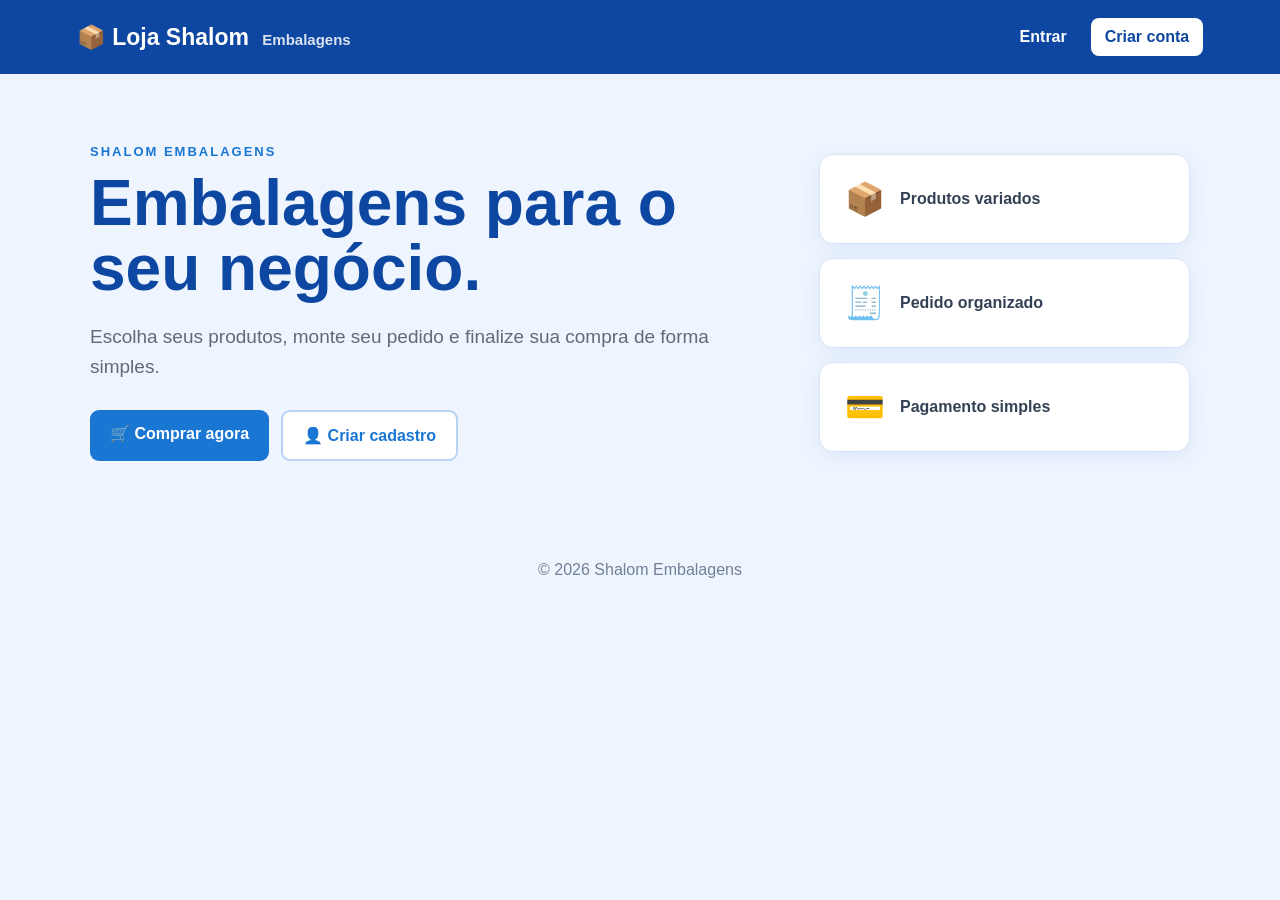
<file: index.html>
<!DOCTYPE html>
<html lang="pt-BR">
<head>
    <meta charset="UTF-8">
    <meta name="viewport" content="width=device-width, initial-scale=1.0">
    <title>Loja Shalom Embalagens</title>
    <link rel="stylesheet" href="index.css">
</head>
<body>
<header class="topo">
    <div class="marca">📦 Loja Shalom <span>Embalagens</span></div>
    <nav>
        <a href="login.html">Entrar</a>
        <a href="cadastro.html" class="btn-nav">Criar conta</a>
    </nav>
</header>

<main class="hero">
    <section>
        <p class="etiqueta">SHALOM EMBALAGENS</p>
        <h1>Embalagens para o seu negócio.</h1>
        <p class="texto">Escolha seus produtos, monte seu pedido e finalize sua compra de forma simples.</p>
        <div class="acoes">
            <a href="login.html" class="btn">🛒 Comprar agora</a>
            <a href="cadastro.html" class="btn secundario">👤 Criar cadastro</a>
        </div>
    </section>

    <section class="destaques">
        <article><strong>📦</strong><span>Produtos variados</span></article>
        <article><strong>🧾</strong><span>Pedido organizado</span></article>
        <article><strong>💳</strong><span>Pagamento simples</span></article>
    </section>
</main>

<footer>© 2026 Shalom Embalagens</footer>
</body>
</html>
</file>
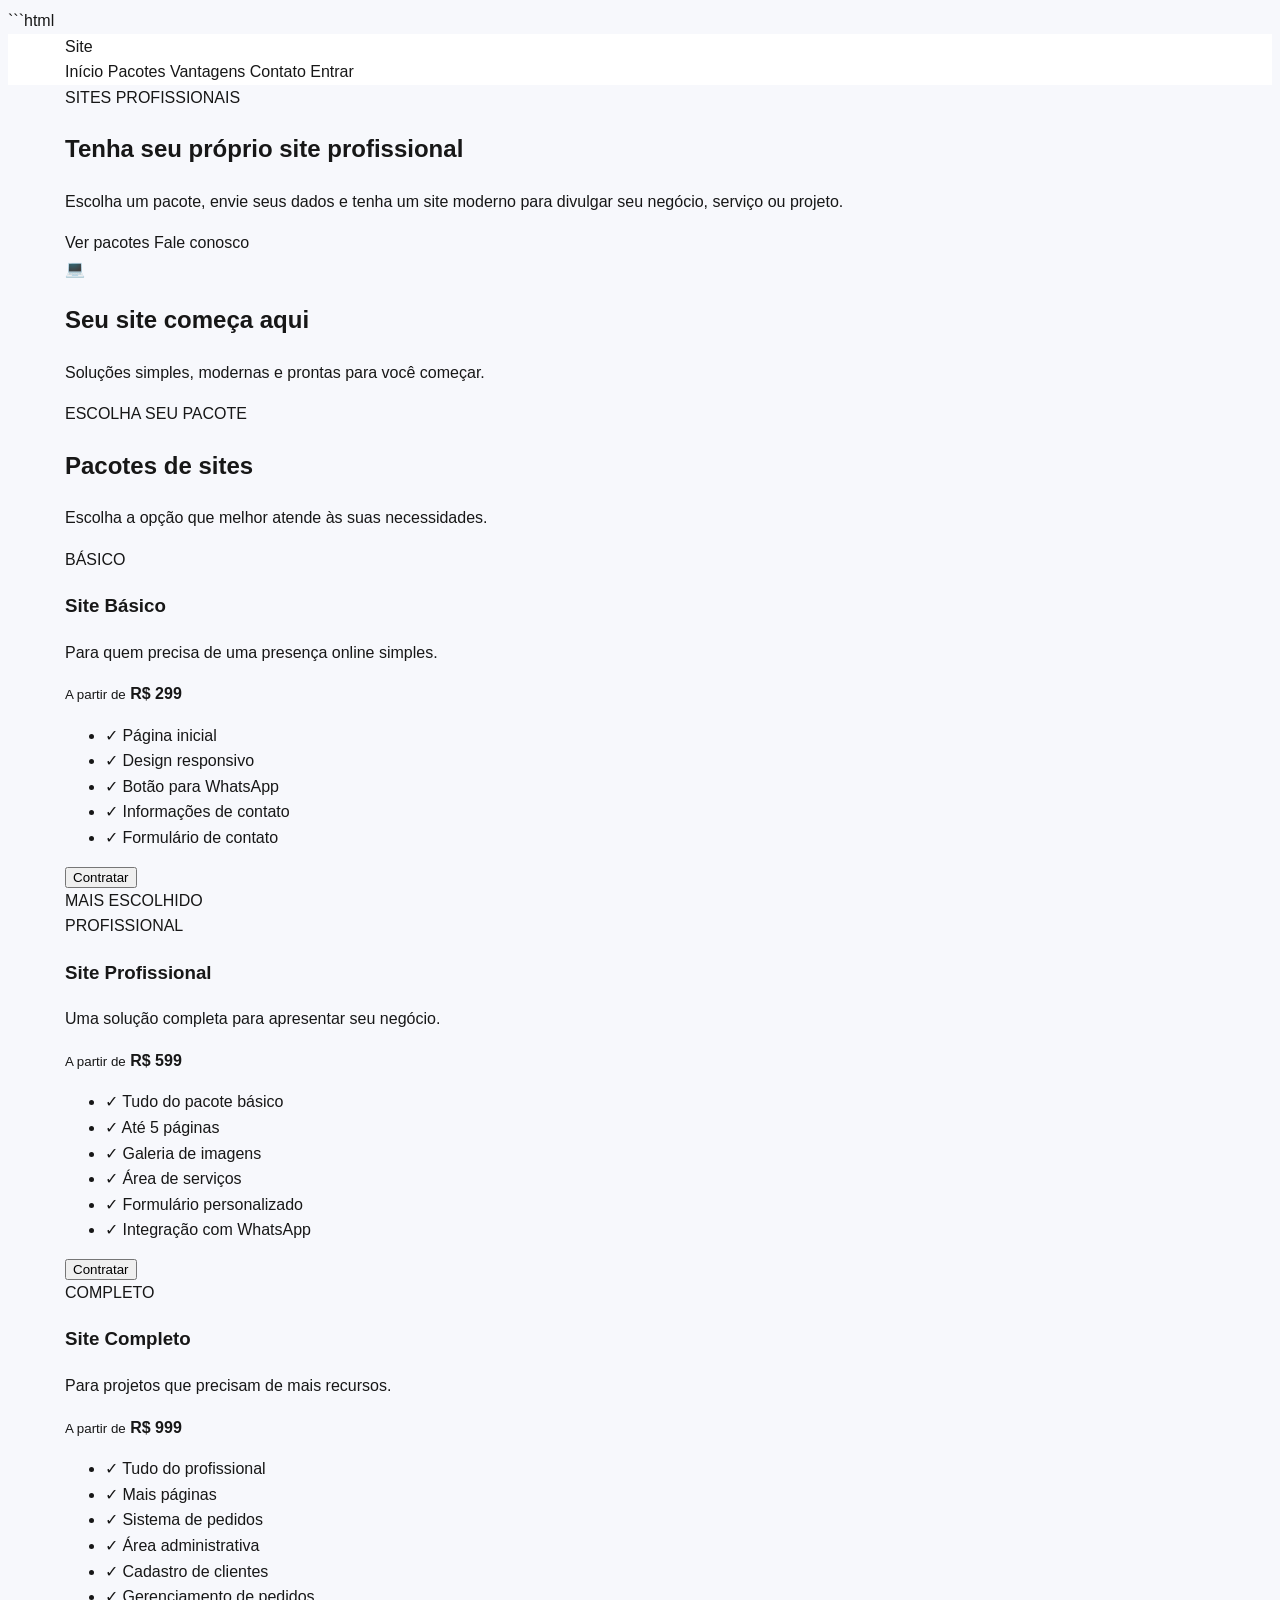
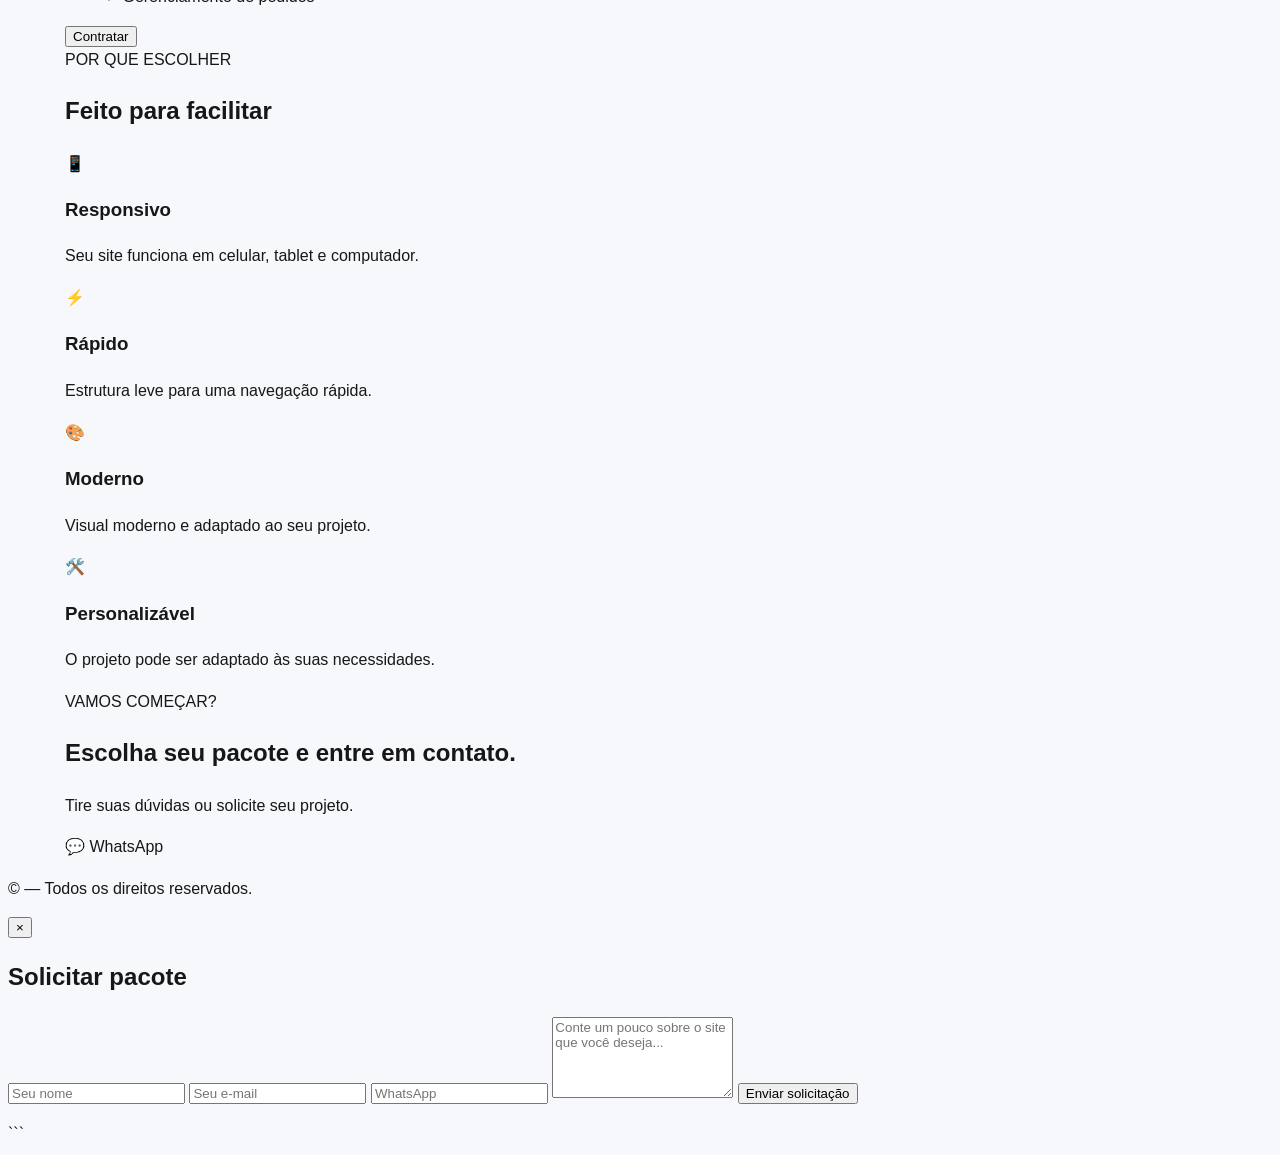
<file: pacote sites/index.html>
```html
<!DOCTYPE html>
<html lang="pt-BR">
<head>
    <meta charset="UTF-8">
    <meta name="viewport" content="width=device-width, initial-scale=1.0">

    <title>Pacotes de Sites</title>

    <link rel="stylesheet" href="style.css">
</head>

<body>

<header class="cabecalho">

    <div class="container nav">

        <div class="marca">
            <span>Site</span>
        </div>

        <nav>
            <a href="#inicio">Início</a>
            <a href="#pacotes">Pacotes</a>
            <a href="#vantagens">Vantagens</a>
            <a href="#contato">Contato</a>
            <a href="login.html" class="btn-login">Entrar</a>
        </nav>

    </div>

</header>


<main>

<section id="inicio" class="hero">

    <div class="container hero-conteudo">

        <div class="hero-texto">

            <span class="tag">SITES PROFISSIONAIS</span>

            <h1>
                Tenha seu próprio
                <strong>site profissional</strong>
            </h1>

            <p>
                Escolha um pacote, envie seus dados e tenha um site
                moderno para divulgar seu negócio, serviço ou projeto.
            </p>

            <div class="hero-botoes">

                <a href="#pacotes" class="btn-principal">
                    Ver pacotes
                </a>

                <a href="#contato" class="btn-secundario">
                    Fale conosco
                </a>

            </div>

        </div>


        <div class="hero-card">

            <div class="icone-grande">💻</div>

            <h2>Seu site começa aqui</h2>

            <p>
                Soluções simples, modernas e prontas para você começar.
            </p>

        </div>

    </div>

</section>


<section id="pacotes" class="secao">

    <div class="container">

        <div class="titulo-secao">

            <span>ESCOLHA SEU PACOTE</span>

            <h2>Pacotes de sites</h2>

            <p>
                Escolha a opção que melhor atende às suas necessidades.
            </p>

        </div>


        <div class="pacotes">


            <article class="pacote">

                <div class="pacote-topo">

                    <span class="pacote-tipo">BÁSICO</span>

                    <h3>Site Básico</h3>

                    <p>
                        Para quem precisa de uma presença online simples.
                    </p>

                </div>

                <div class="preco">

                    <small>A partir de</small>

                    <strong>R$ 299</strong>

                </div>

                <ul>

                    <li>✓ Página inicial</li>
                    <li>✓ Design responsivo</li>
                    <li>✓ Botão para WhatsApp</li>
                    <li>✓ Informações de contato</li>
                    <li>✓ Formulário de contato</li>

                </ul>

                <button
                    class="btn-contratar"
                    data-pacote="Site Básico"
                    data-preco="299"
                >
                    Contratar
                </button>

            </article>


            <article class="pacote destaque">

                <div class="selo">
                    MAIS ESCOLHIDO
                </div>

                <div class="pacote-topo">

                    <span class="pacote-tipo">PROFISSIONAL</span>

                    <h3>Site Profissional</h3>

                    <p>
                        Uma solução completa para apresentar seu negócio.
                    </p>

                </div>

                <div class="preco">

                    <small>A partir de</small>

                    <strong>R$ 599</strong>

                </div>

                <ul>

                    <li>✓ Tudo do pacote básico</li>
                    <li>✓ Até 5 páginas</li>
                    <li>✓ Galeria de imagens</li>
                    <li>✓ Área de serviços</li>
                    <li>✓ Formulário personalizado</li>
                    <li>✓ Integração com WhatsApp</li>

                </ul>

                <button
                    class="btn-contratar"
                    data-pacote="Site Profissional"
                    data-preco="599"
                >
                    Contratar
                </button>

            </article>


            <article class="pacote">

                <div class="pacote-topo">

                    <span class="pacote-tipo">COMPLETO</span>

                    <h3>Site Completo</h3>

                    <p>
                        Para projetos que precisam de mais recursos.
                    </p>

                </div>

                <div class="preco">

                    <small>A partir de</small>

                    <strong>R$ 999</strong>

                </div>

                <ul>

                    <li>✓ Tudo do profissional</li>
                    <li>✓ Mais páginas</li>
                    <li>✓ Sistema de pedidos</li>
                    <li>✓ Área administrativa</li>
                    <li>✓ Cadastro de clientes</li>
                    <li>✓ Gerenciamento de pedidos</li>

                </ul>

                <button
                    class="btn-contratar"
                    data-pacote="Site Completo"
                    data-preco="999"
                >
                    Contratar
                </button>

            </article>

        </div>

    </div>

</section>


<section id="vantagens" class="secao vantagens">

    <div class="container">

        <div class="titulo-secao">

            <span>POR QUE ESCOLHER</span>

            <h2>Feito para facilitar</h2>

        </div>


        <div class="vantagens-grid">

            <div class="vantagem">

                <div>📱</div>

                <h3>Responsivo</h3>

                <p>
                    Seu site funciona em celular, tablet e computador.
                </p>

            </div>


            <div class="vantagem">

                <div>⚡</div>

                <h3>Rápido</h3>

                <p>
                    Estrutura leve para uma navegação rápida.
                </p>

            </div>


            <div class="vantagem">

                <div>🎨</div>

                <h3>Moderno</h3>

                <p>
                    Visual moderno e adaptado ao seu projeto.
                </p>

            </div>


            <div class="vantagem">

                <div>🛠️</div>

                <h3>Personalizável</h3>

                <p>
                    O projeto pode ser adaptado às suas necessidades.
                </p>

            </div>

        </div>

    </div>

</section>


<section id="contato" class="contato">

    <div class="container contato-conteudo">

        <div>

            <span>VAMOS COMEÇAR?</span>

            <h2>
                Escolha seu pacote e entre em contato.
            </h2>

            <p>
                Tire suas dúvidas ou solicite seu projeto.
            </p>

        </div>

        <a
            href="https://wa.me/5500000000000"
            target="_blank"
            class="btn-whatsapp"
        >
            💬 WhatsApp
        </a>

    </div>

</section>

</main>


<footer>

    <p>
        © <span id="ano"></span> — Todos os direitos reservados.
    </p>

</footer>


<div id="modalPedido" class="modal">

    <div class="modal-caixa">

        <button id="fecharModal" class="fechar">
            ×
        </button>

        <h2>Solicitar pacote</h2>

        <p id="pacoteSelecionado"></p>


        <form id="formPedido">

            <input
                type="text"
                id="nome"
                placeholder="Seu nome"
                required
            >

            <input
                type="email"
                id="email"
                placeholder="Seu e-mail"
                required
            >

            <input
                type="tel"
                id="telefone"
                placeholder="WhatsApp"
                required
            >

            <textarea
                id="mensagem"
                placeholder="Conte um pouco sobre o site que você deseja..."
                rows="5"
            ></textarea>

            <button type="submit" class="btn-principal">
                Enviar solicitação
            </button>

        </form>

    </div>

</div>


<script src="script.js"></script>

</body>
</html>
```
</file>
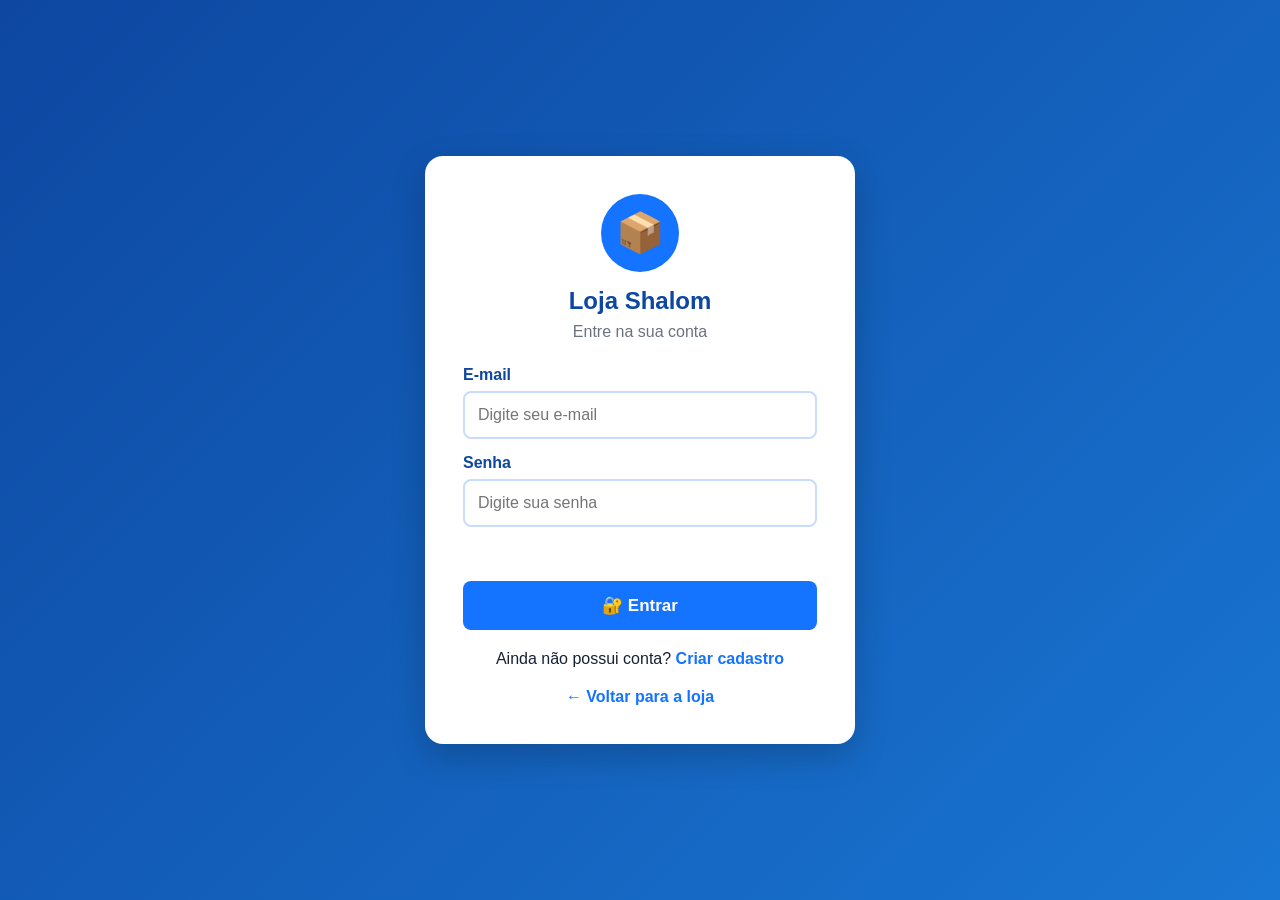
<file: admin.html>
<!DOCTYPE html>
<html lang="pt-BR">

<head>
    <meta charset="UTF-8">

    <meta
        name="viewport"
        content="width=device-width, initial-scale=1.0"
    >

    <title>Painel Administrativo - Loja Shalom</title>

    <link
        rel="stylesheet"
        href="admin.css"
    >
</head>


<body>

    <!-- ==========================================
         CABEÇALHO
    =========================================== -->

    <header class="cabecalho">

        <div class="logo-area">

            <h1>
                📦 Loja Shalom
            </h1>

            <p>
                Painel Administrativo
            </p>

        </div>


        <!-- RELÓGIO -->

        <div class="relogio-loja">

            <div
                id="relogioBrasil"
                class="hora-loja"
            >
                00:00:00
            </div>

            <div
                id="dataBrasil"
                class="data-loja"
            >
                Carregando...
            </div>

        </div>


        <!-- BOTÃO SAIR -->

        <div class="usuario-area">

            <span>
                👨‍💼 Administrador
            </span>

            <button
                id="btnSair"
                class="btn-sair"
                type="button"
            >
                🚪 Sair
            </button>

        </div>

    </header>



    <!-- ==========================================
         CONTEÚDO PRINCIPAL
    =========================================== -->

    <main class="container">


        <!-- ======================================
             RESUMO
        ======================================= -->

        <section class="resumo">

            <div class="resumo-card">

                <span>💰</span>

                <div>

                    <small>
                        Saldo
                    </small>

                    <strong id="saldo">
                        R$ 0,00
                    </strong>

                </div>

            </div>


            <div class="resumo-card">

                <span>📦</span>

                <div>

                    <small>
                        Produtos
                    </small>

                    <strong id="totalProdutos">
                        0
                    </strong>

                </div>

            </div>


            <div class="resumo-card">

                <span>👥</span>

                <div>

                    <small>
                        Clientes
                    </small>

                    <strong id="totalClientes">
                        0
                    </strong>

                </div>

            </div>


            <div class="resumo-card">

                <span>💳</span>

                <div>

                    <small>
                        Depósitos
                    </small>

                    <strong id="totalDepositos">
                        0
                    </strong>

                </div>

            </div>

        </section>



        <!-- ======================================
             DEPÓSITO
        ======================================= -->

        <section class="card">

            <h2>
                💰 Registrar depósito
            </h2>


            <form id="depositoForm">

                <label for="valorDeposito">
                    Valor do depósito
                </label>

                <input
                    type="number"
                    id="valorDeposito"
                    min="0.01"
                    step="0.01"
                    placeholder="Ex.: 500,00"
                    required
                >


                <label for="descricaoDeposito">
                    Descrição
                </label>

                <input
                    type="text"
                    id="descricaoDeposito"
                    placeholder="Ex.: Depósito inicial"
                >


                <button
                    class="btn-principal"
                    type="submit"
                >
                    + Registrar depósito
                </button>

            </form>


            <p
                id="mensagemDeposito"
                class="mensagem"
                aria-live="polite"
            ></p>

        </section>



        <!-- ======================================
             HISTÓRICO DE DEPÓSITOS
        ======================================= -->

        <section class="card">

            <h2>
                📋 Histórico de depósitos
            </h2>


            <div id="listaDepositos">

                <p class="vazio">
                    Nenhum depósito registrado.
                </p>

            </div>

        </section>



        <!-- ======================================
             PRODUTOS
        ======================================= -->

        <section class="card">

            <div class="titulo-linha">

                <h2>
                    📦 Gerenciar produtos
                </h2>


                <button
                    id="btnNovoProduto"
                    class="btn-principal"
                    type="button"
                >
                    + Novo produto
                </button>

            </div>



            <!-- FORMULÁRIO DE PRODUTO -->

            <form
                id="formularioProduto"
                class="form-produto oculto"
            >

                <input
                    type="hidden"
                    id="produtoId"
                >


                <label for="nomeProduto">
                    Nome do produto
                </label>

                <input
                    type="text"
                    id="nomeProduto"
                    placeholder="Ex.: Copo descartável"
                    required
                >


                <label for="precoProduto">
                    Preço
                </label>

                <input
                    type="number"
                    id="precoProduto"
                    min="0"
                    step="0.01"
                    placeholder="Ex.: 10,90"
                    required
                >


                <label for="estoqueProduto">
                    Estoque
                </label>

                <input
                    type="number"
                    id="estoqueProduto"
                    min="0"
                    step="1"
                    placeholder="Ex.: 100"
                    required
                >


                <!-- UMA ÚNICA OBSERVAÇÃO -->

                <label for="observacaoProduto">
                    Observação do produto
                </label>

                <textarea
                    id="observacaoProduto"
                    rows="3"
                    placeholder="Ex.: Pacote com 100 unidades, tamanho, material, cor..."
                ></textarea>


                <label for="imagemProduto">
                    Imagem
                </label>

                <input
                    type="text"
                    id="imagemProduto"
                    placeholder="Ex.: copos.png.webp"
                >


                <div class="botoes">

                    <button
                        class="btn-principal"
                        type="submit"
                    >
                        💾 Salvar produto
                    </button>


                    <button
                        id="btnCancelarProduto"
                        class="btn-cancelar"
                        type="button"
                    >
                        Cancelar
                    </button>

                </div>

            </form>



            <!-- LISTA DE PRODUTOS -->

            <div id="listaProdutos">

                <p class="vazio">
                    Nenhum produto cadastrado.
                </p>

            </div>

        </section>



        <!-- ======================================
             PEDIDOS DOS CLIENTES
        ======================================= -->

        <section class="card">

            <div class="titulo-linha">

                <h2>
                    🧾 Pedidos dos clientes
                </h2>

            </div>


            <div id="listaPedidos">

                <p class="vazio">
                    Nenhum pedido registrado.
                </p>

            </div>

        </section>



        <!-- ======================================
             CLIENTES
        ======================================= -->

        <section class="card">

            <h2>
                👥 Clientes cadastrados
            </h2>


            <div id="listaClientes">

                <p class="vazio">
                    Nenhum cliente cadastrado.
                </p>

            </div>

        </section>


    </main>



    <script src="admin.js"></script>
    <script src="relogio.js"></script>
</body>
</html>
</file>
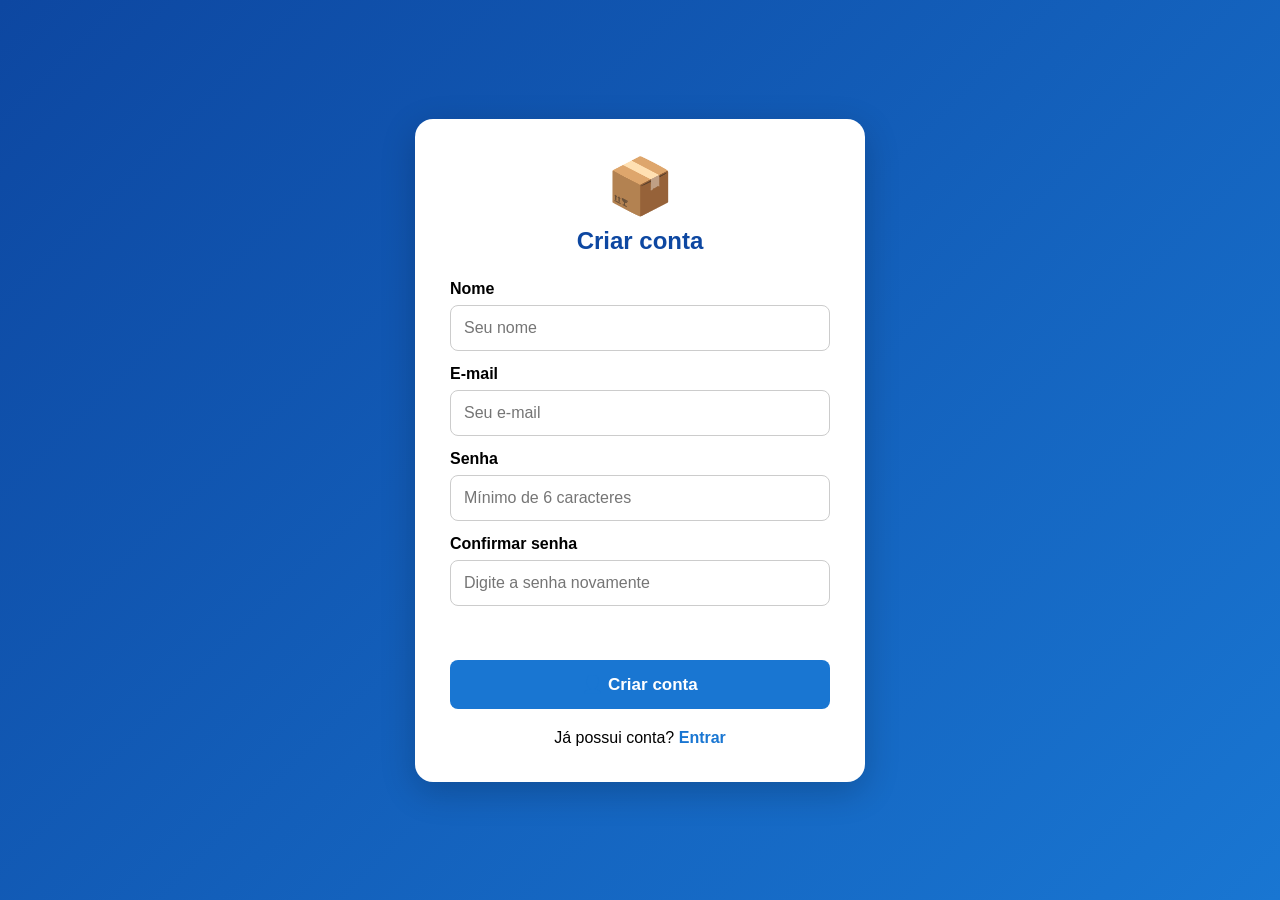
<file: cadastro.html>
<!DOCTYPE html>
<html lang="pt-BR">

<head>

    <meta charset="UTF-8">

    <meta
        name="viewport"
        content="width=device-width, initial-scale=1.0"
    >

    <title>Cadastro - Loja Shalom</title>

    <link
        rel="stylesheet"
        href="cadastro.css"
    >

</head>


<body>


    <!-- ==========================================
         CADASTRO
    =========================================== -->

    <main class="cadastro-container">

        <section class="cadastro-card">


            <!-- LOGO -->

            <div class="logo">
                📦
            </div>


            <!-- TÍTULO -->

            <h1>
                Criar conta
            </h1>


            <!-- FORMULÁRIO -->

            <form id="cadastroForm">


                <!-- NOME -->

                <label for="nome">
                    Nome
                </label>

                <input
                    type="text"
                    id="nome"
                    placeholder="Seu nome"
                    autocomplete="name"
                    required
                >


                <!-- E-MAIL -->

                <label for="email">
                    E-mail
                </label>

                <input
                    type="email"
                    id="email"
                    placeholder="Seu e-mail"
                    autocomplete="email"
                    required
                >


                <!-- SENHA -->

                <label for="senha">
                    Senha
                </label>

                <input
                    type="password"
                    id="senha"
                    placeholder="Mínimo de 6 caracteres"
                    minlength="6"
                    autocomplete="new-password"
                    required
                >


                <!-- CONFIRMAR SENHA -->

                <label for="confirmarSenha">
                    Confirmar senha
                </label>

                <input
                    type="password"
                    id="confirmarSenha"
                    placeholder="Digite a senha novamente"
                    minlength="6"
                    autocomplete="new-password"
                    required
                >


                <!-- MENSAGEM -->

                <div
                    id="mensagem"
                    aria-live="polite"
                ></div>


                <!-- BOTÃO -->

                <button
                    type="submit"
                >
                    👤 Criar conta
                </button>


            </form>


            <!-- LOGIN -->

            <p class="login-link">

                Já possui conta?

                <a href="login.html">
                    Entrar
                </a>

            </p>


        </section>

    </main>


    <!-- ==========================================
         JAVASCRIPT
    =========================================== -->

    <script src="cadastro.js"></script>

    <script src="relogio.js"></script>


</body>

</html>
</file>
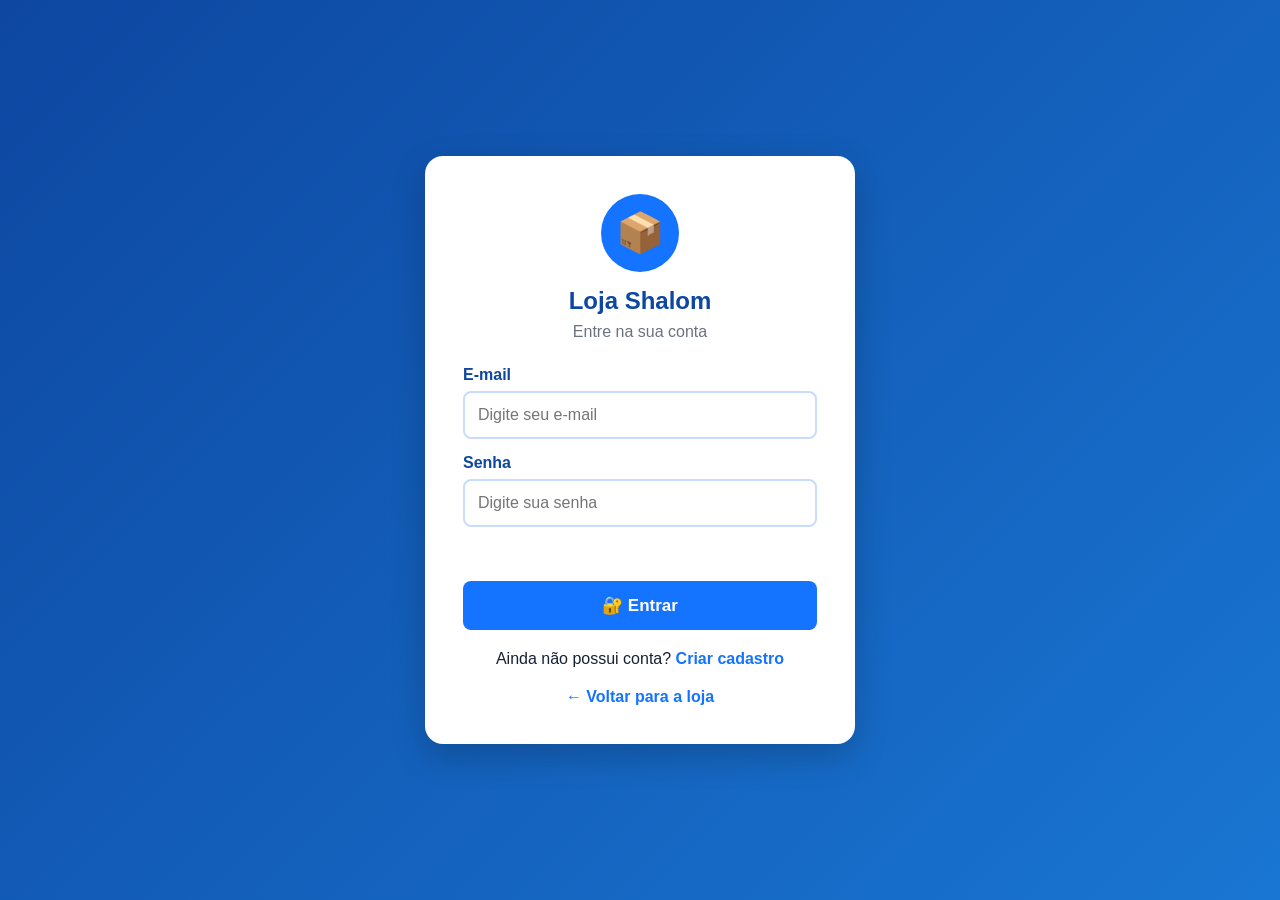
<file: comprar.html>
<!DOCTYPE html>
<html lang="pt-BR">

<head>

    <meta charset="UTF-8">

    <meta
        name="viewport"
        content="width=device-width, initial-scale=1.0"
    >

    <title>Comprar - Loja Shalom</title>


    <!-- ==========================================
         CSS DA LOJA
    =========================================== -->

    <link
        rel="stylesheet"
        href="comprar.css"
    >


    <!-- ==========================================
         CSS DO CHATBOT
    =========================================== -->


</head>


<body>


    <!-- ==========================================
         CABEÇALHO
    =========================================== -->

    <header class="cabecalho">


        <!-- ======================================
             LOGO
        ======================================= -->

        <div class="logo-area">

            <h1>
                📦 Loja Shalom
            </h1>

            <strong>
                Embalagens
            </strong>

        </div>


        <!-- ======================================
             RELÓGIO
        ======================================= -->

        <div class="relogio-loja">

            <div
                id="relogioBrasil"
                class="hora-loja"
            >
                00:00:00
            </div>

            <div
                id="dataBrasil"
                class="data-loja"
            >
                Carregando...
            </div>

        </div>


        <!-- ======================================
             CLIENTE
        ======================================= -->

        <div class="usuario-area">

            <span id="nomeCliente">
                Cliente
            </span>

            <button
                id="btnSair"
                type="button"
            >
                Sair
            </button>

        </div>

    </header>



    <!-- ==========================================
         CONTEÚDO PRINCIPAL
    =========================================== -->

    <main>


        <!-- ======================================
             TÍTULO
        ======================================= -->

        <section class="titulo">

            <h1>
                🛒 Escolha seus produtos
            </h1>

            <p>
                Selecione os produtos e informe a quantidade.
            </p>

        </section>



        <!-- ======================================
             LISTA DE PRODUTOS
        ======================================= -->

        <section
            id="listaProdutos"
            class="produtos"
        >

            <!--
                Os produtos serão carregados
                automaticamente pelo comprar.js
            -->

        </section>



        <!-- ======================================
             RESUMO DA COMPRA
        ======================================= -->

        <section class="resumo">


            <h2>
                🧾 Resumo da compra
            </h2>


            <!-- ==================================
                 LISTA DOS PRODUTOS SELECIONADOS
            =================================== -->

            <div id="listaResumo">

                <div class="nenhum">
                    Nenhum produto selecionado.
                </div>

            </div>



            <!-- ==================================
                 TOTAL
            =================================== -->

            <div class="total">

                <span>
                    Total:
                </span>

                <strong id="total">
                    R$ 0,00
                </strong>

            </div>



            <!-- ==================================
                 CONTINUAR
            =================================== -->

            <button
                id="btnContinuar"
                class="botao"
                type="button"
                disabled
            >
                Continuar para pagamento →
            </button>


        </section>


    </main>



    <!-- ==========================================
         CHATBOT - LOJA SHALOM
    =========================================== -->


    <script src="comprar.js"></script>
    <script src="chatbot.js"></script>
    <script src="relogio.js"></script>

</body>
</html>
</file>
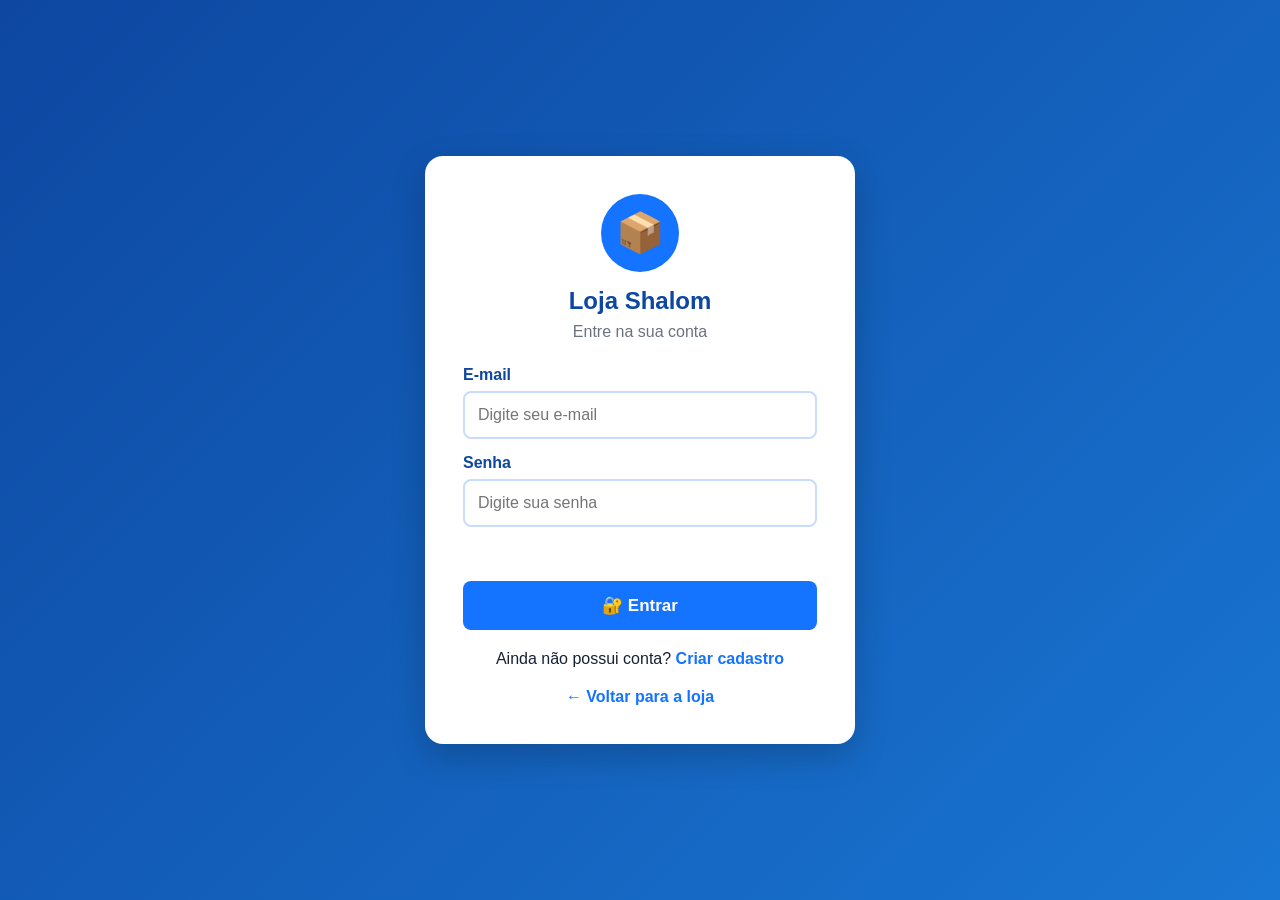
<file: estoque.html>
<!DOCTYPE html>
<html lang="pt-BR">
<head><meta charset="UTF-8"><meta name="viewport" content="width=device-width,initial-scale=1.0"><title>Site</title></head>
<body>
<script>window.location.href="admin.html";</script>
<p>Redirecionando...</p>
</body>
</html>
</file>
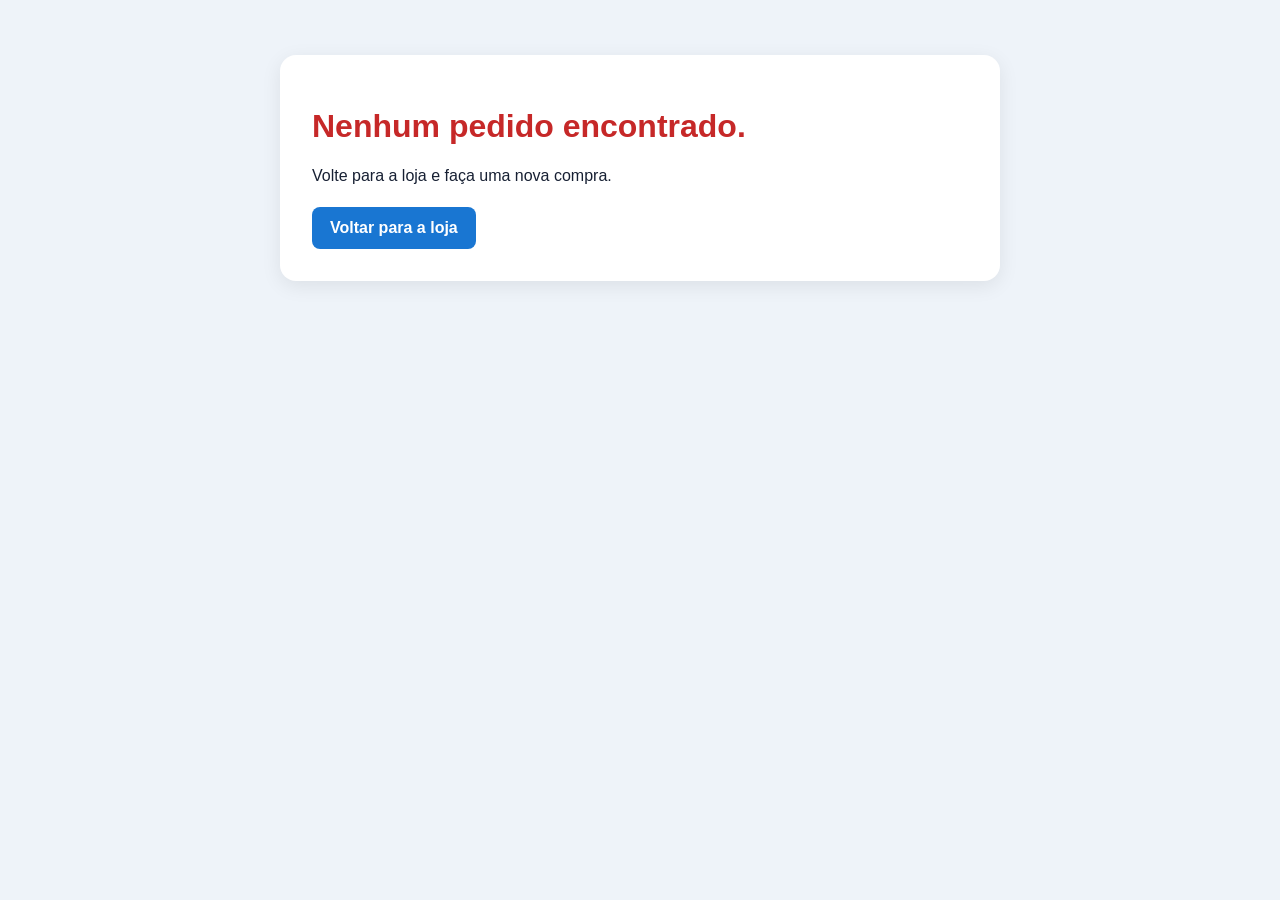
<file: finalizacao.html>
<!DOCTYPE html>
<html lang="pt-BR">
<head>
    <meta charset="UTF-8">
    <meta name="viewport" content="width=device-width, initial-scale=1.0">
    <title>Pedido confirmado - Loja Shalom</title>
    <style>
        *{box-sizing:border-box}body{margin:0;min-height:100vh;padding:25px;font-family:Arial,sans-serif;background:#eef3f9;color:#172033}
        .card{max-width:720px;margin:30px auto;background:#fff;padding:32px;border-radius:16px;box-shadow:0 5px 20px rgba(0,0,0,.08)}
        h1{color:#16813d}h2{color:#0d47a1}.item{padding:10px 0;border-bottom:1px solid #eee;display:flex;justify-content:space-between;gap:10px}
        .total{margin-top:20px;font-size:22px;font-weight:700}.acoes{display:flex;gap:10px;flex-wrap:wrap;margin-top:22px}
        a{display:inline-block;padding:12px 18px;border-radius:8px;background:#1976d2;color:#fff;text-decoration:none;font-weight:700}
        a.sec{background:#eef3f9;color:#1976d2}
        .erro{color:#c62828}
    </style>
</head>
<body>
<main class="card" id="resultado"></main>
<script>
document.addEventListener("DOMContentLoaded", () => {
    const area = document.getElementById("resultado");
    let pedido = null;
    try { pedido = JSON.parse(localStorage.getItem("pedidoTemporario") || "null"); } catch {}

    if (!pedido) {
        area.innerHTML = '<h1 class="erro">Nenhum pedido encontrado.</h1><p>Volte para a loja e faça uma nova compra.</p><div class="acoes"><a href="comprar.html">Voltar para a loja</a></div>';
        return;
    }

    const dinheiro = v => Number(v||0).toLocaleString("pt-BR",{style:"currency",currency:"BRL"});
    const itens = Array.isArray(pedido.produtos) ? pedido.produtos.map(item => `
        <div class="item"><span>${escapeHTML(item.nome)} x${Number(item.quantidade)||0}</span><strong>${dinheiro((Number(item.preco)||0)*(Number(item.quantidade)||0))}</strong></div>
    `).join("") : "";

    area.innerHTML = `
        <h1>✅ Pedido realizado!</h1>
        <p>Seu pedido foi registrado com sucesso.</p>
        <p><strong>Cliente:</strong> ${escapeHTML(pedido.nome)}</p>
        <p><strong>Pagamento:</strong> ${escapeHTML(pedido.pagamento)}</p>
        <p><strong>Endereço:</strong> ${escapeHTML(pedido.endereco)}, ${escapeHTML(pedido.numero)} - ${escapeHTML(pedido.cidade)}</p>
        <h2>Itens</h2>
        ${itens || "<p>Nenhum item.</p>"}
        <div class="total">Total: ${dinheiro(pedido.total)}</div>
        <div class="acoes">
            <a href="comprar.html">Continuar comprando</a>
            <a href="index.html" class="sec">Página inicial</a>
        </div>
    `;

    function escapeHTML(v) {
        return String(v ?? "").replace(/&/g,"&amp;").replace(/</g,"&lt;").replace(/>/g,"&gt;").replace(/"/g,"&quot;").replace(/'/g,"&#039;");
    }
});
</script>
</body>
</html>
</file>
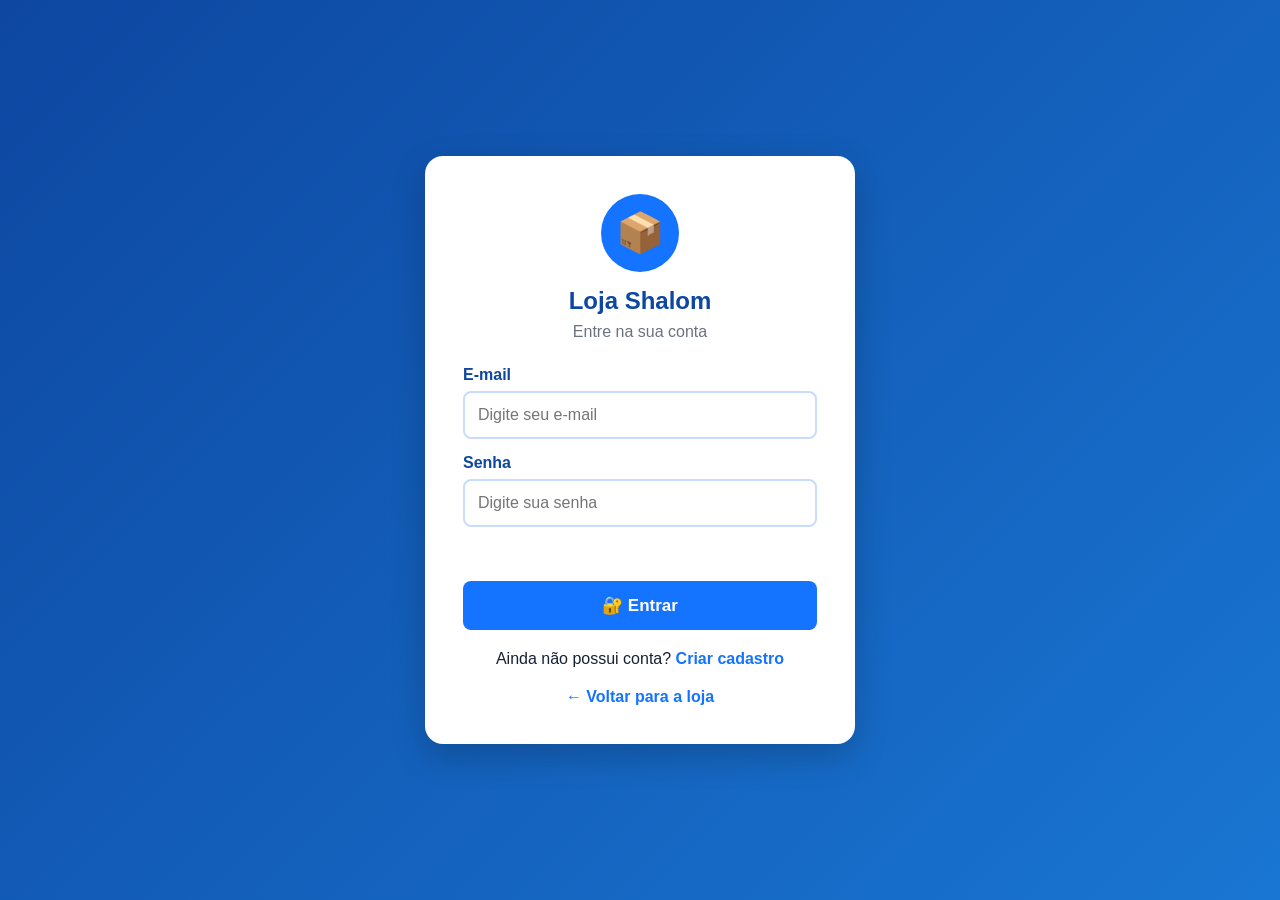
<file: login.html>
<!DOCTYPE html>
<html lang="pt-BR">
<head>
    <meta charset="UTF-8">
    <meta name="viewport" content="width=device-width, initial-scale=1.0">
    <title>Entrar - Loja Shalom</title>
    <link rel="stylesheet" href="login.css">
</head>
<body>
<main class="login-container">
    <section class="login-card">
        <div class="logo">📦</div>
        <h1>Loja Shalom</h1>
        <p class="subtitulo">Entre na sua conta</p>

        <form id="loginForm">
            <label for="email">E-mail</label>
            <input type="email" id="email" autocomplete="email" placeholder="Digite seu e-mail" required>

            <label for="senha">Senha</label>
            <input type="password" id="senha" autocomplete="current-password" placeholder="Digite sua senha" required>

            <div id="mensagem" class="mensagem" aria-live="polite"></div>
            <button type="submit">🔐 Entrar</button>
        </form>

        <p class="cadastro">Ainda não possui conta? <a href="cadastro.html">Criar cadastro</a></p>
        <a href="index.html" class="voltar">← Voltar para a loja</a>
    </section>
</main>
<script src="login.js"></script>
<body>
</file>
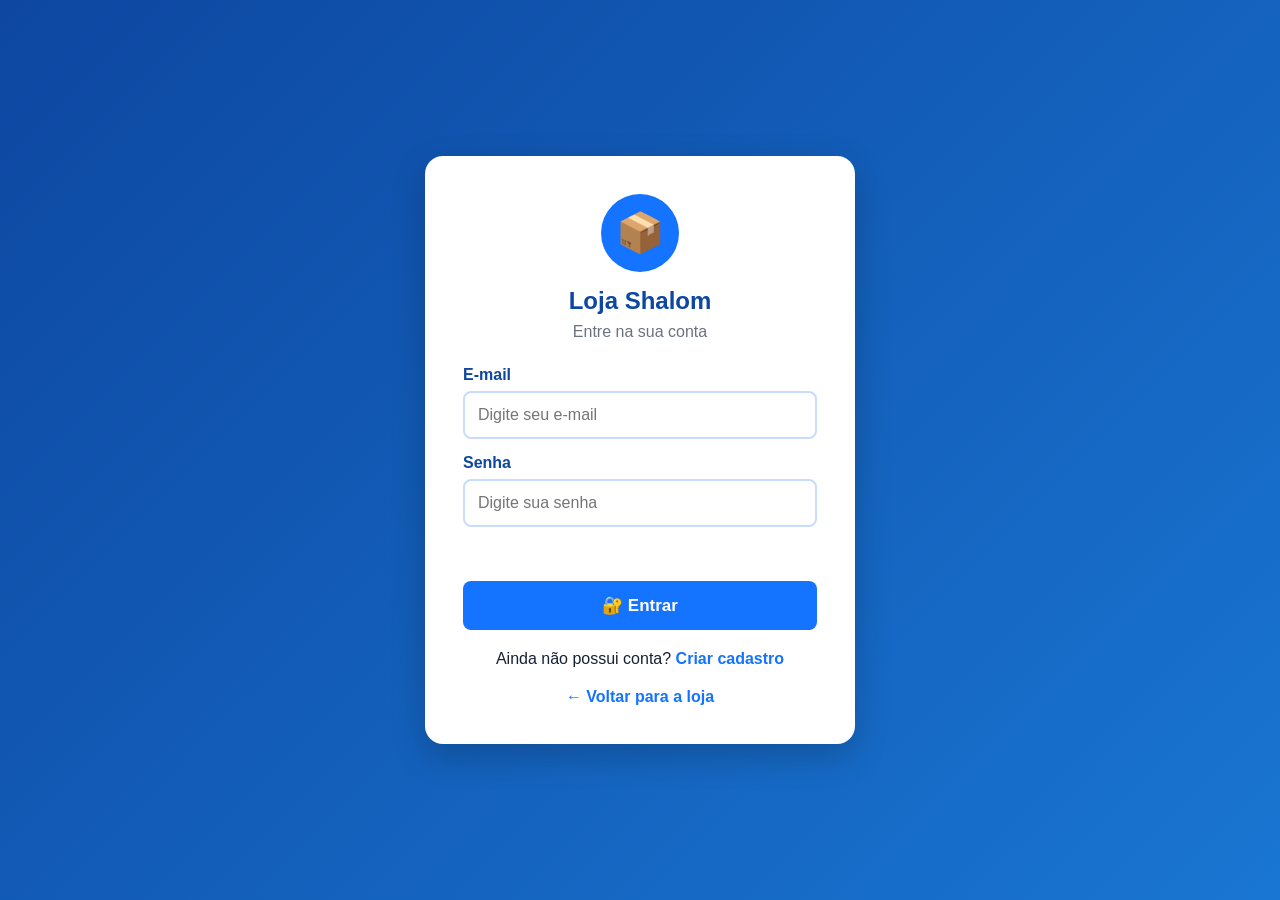
<file: pagamento.html>
<!DOCTYPE html>
<html lang="pt-BR">

<head>

    <meta charset="UTF-8">

    <meta
        name="viewport"
        content="width=device-width, initial-scale=1.0"
    >

    <title>
        Pagamento - Loja Shalom
    </title>

    <link
        rel="stylesheet"
        href="pagamento.css"
    >

</head>


<body>

    <!-- ======================================
         PÁGINA DE PAGAMENTO
    ======================================= -->

    <main class="pagina">

        <section class="card">

            <h1>
                🧾 Finalizar pedido
            </h1>


            <p>
                Confira os itens e informe
                os dados para entrega.
            </p>


            <!-- ==================================
                 RESUMO DO PEDIDO
            =================================== -->

            <div
                id="resumoPedido"
                class="resumo-pedido"
            >
            </div>


            <!-- ==================================
                 FORMULÁRIO
            =================================== -->

            <form
                id="pagamentoForm"
            >

                <!-- NOME -->

                <label for="nome">
                    Nome
                </label>

                <input
                    type="text"
                    id="nome"
                    name="nome"
                    autocomplete="name"
                    placeholder="Digite seu nome"
                    required
                >


                <!-- TELEFONE -->

                <label for="telefone">
                    Telefone
                </label>

                <input
                    type="tel"
                    id="telefone"
                    name="telefone"
                    autocomplete="tel"
                    placeholder="(00) 00000-0000"
                    required
                >


                <!-- ENDEREÇO -->

                <label for="endereco">
                    Endereço
                </label>

                <input
                    type="text"
                    id="endereco"
                    name="endereco"
                    autocomplete="street-address"
                    placeholder="Rua / Avenida"
                    required
                >


                <!-- NÚMERO -->

                <label for="numero">
                    Número
                </label>

                <input
                    type="text"
                    id="numero"
                    name="numero"
                    placeholder="Número"
                    required
                >


                <!-- CIDADE -->

                <label for="cidade">
                    Cidade
                </label>

                <input
                    type="text"
                    id="cidade"
                    name="cidade"
                    autocomplete="address-level2"
                    placeholder="Cidade"
                    required
                >


                <!-- ==================================
                     FORMA DE PAGAMENTO
                =================================== -->

                <fieldset>

                    <legend>
                        Forma de pagamento
                    </legend>


                    <label>
                        <input
                            type="radio"
                            name="pagamento"
                            value="Pix"
                            required
                        >

                        Pix
                    </label>


                    <label>
                        <input
                            type="radio"
                            name="pagamento"
                            value="Dinheiro"
                        >

                        Dinheiro
                    </label>


                    <label>
                        <input
                            type="radio"
                            name="pagamento"
                            value="Cartão"
                        >

                        Cartão
                    </label>

                </fieldset>


                <!-- ==================================
                     BOTÃO
                =================================== -->

                <button
                    type="submit"
                >
                    ✅ Confirmar pedido
                </button>

            </form>


            <!-- ==================================
                 VOLTAR
            =================================== -->

            <a
                href="comprar.html"
            >
                ← Voltar para produtos
            </a>

        </section>

    </main>


    <!-- ======================================
         JAVASCRIPT
    ======================================= -->

    <script
        src="pagamento.js"
    ></script>

</body>

</html>
</file>
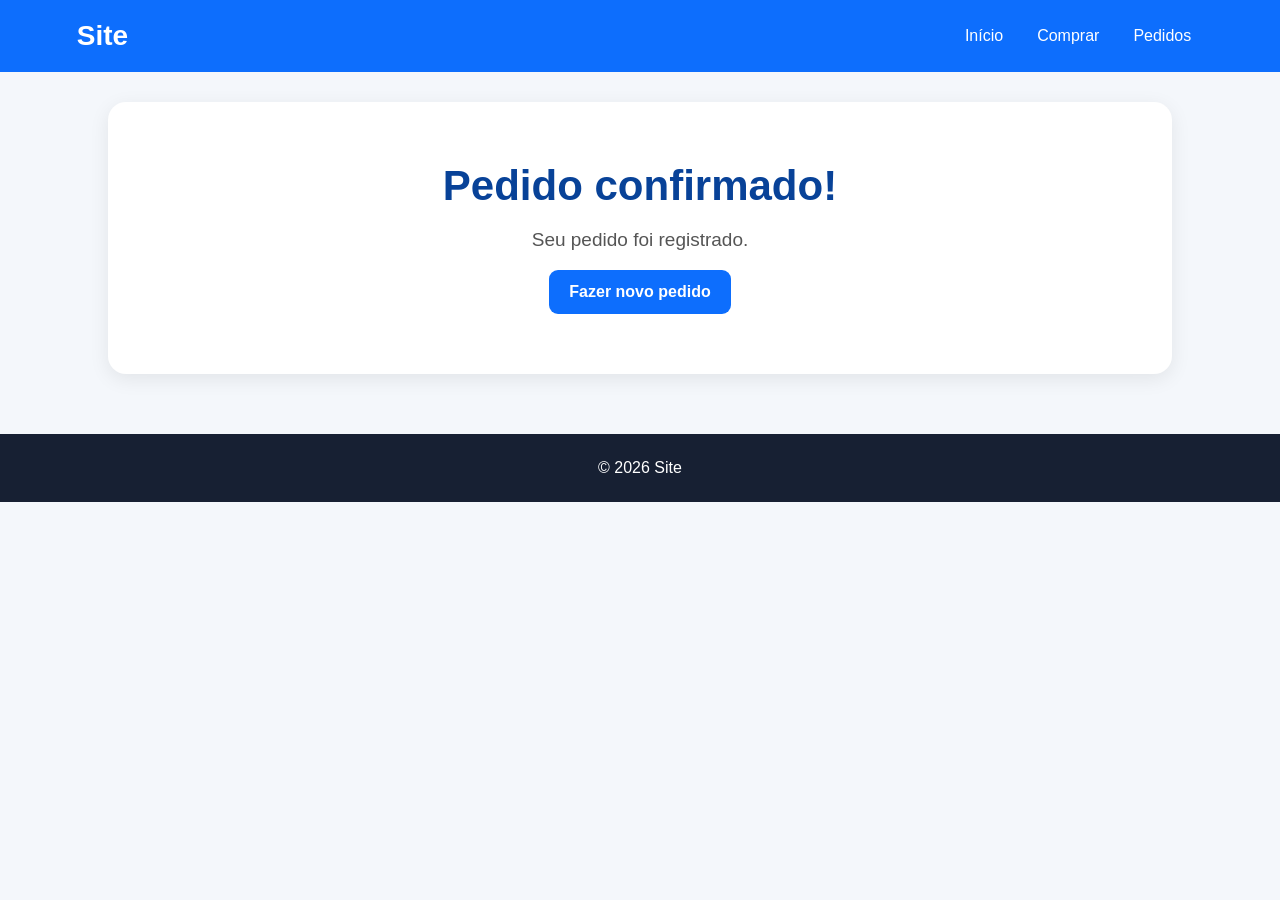
<file: pedido-confirmado.html>
<!DOCTYPE html>
<html lang="pt-BR">
<head><meta charset="UTF-8"><meta name="viewport" content="width=device-width,initial-scale=1.0"><title>Site</title><link rel="stylesheet" href="site.css"></head>
<body>
<header class="cabecalho"><h1>Site</h1><nav><a href="index.html">Início</a><a href="comprar.html">Comprar</a><a href="admin.html">Pedidos</a></nav></header>
<main><section class="hero"><h2>Pedido confirmado!</h2><p id="mensagem">Seu pedido foi registrado.</p><a class="botao" href="comprar.html">Fazer novo pedido</a></section></main>
<footer>© 2026 Site</footer>
<script>
try{
 const p=JSON.parse(localStorage.getItem("ultimoPedido")||"null");
 if(p) document.getElementById("mensagem").textContent="Pedido #"+p.id+" registrado com sucesso.";
}catch{}
</script>
</body>
</html>
</file>
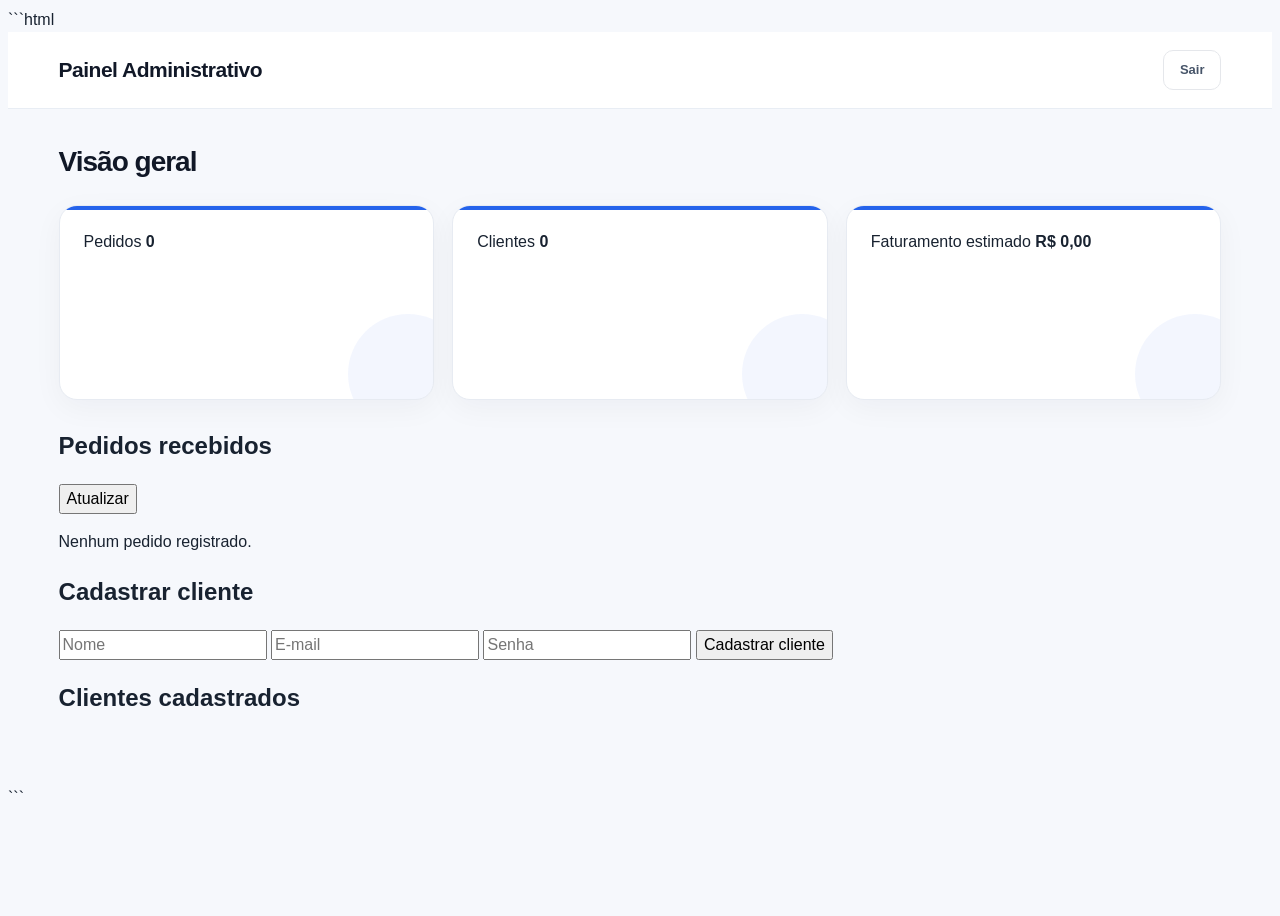
<file: pacote sites/admin.html>
```html
<!DOCTYPE html>
<html lang="pt-BR">

<head>

    <meta charset="UTF-8">

    <meta
        name="viewport"
        content="width=device-width, initial-scale=1.0"
    >

    <title>Painel Administrativo</title>

    <link rel="stylesheet" href="admin.css">

</head>


<body>


<header class="admin-header">

    <div>

        <h1>Painel Administrativo</h1>

        <p id="usuarioAdmin"></p>

    </div>

    <button id="btnSair">
        Sair
    </button>

</header>


<main class="admin-container">


<section class="resumo">

    <div class="resumo-card">

        <span>Pedidos</span>

        <strong id="totalPedidos">
            0
        </strong>

    </div>


    <div class="resumo-card">

        <span>Clientes</span>

        <strong id="totalClientes">
            0
        </strong>

    </div>


    <div class="resumo-card">

        <span>Faturamento estimado</span>

        <strong id="faturamento">
            R$ 0,00
        </strong>

    </div>

</section>


<section class="admin-card">

    <div class="card-header">

        <h2>Pedidos recebidos</h2>

        <button id="atualizarPedidos">
            Atualizar
        </button>

    </div>


    <div id="listaPedidos">

        <p class="vazio">
            Nenhum pedido registrado.
        </p>

    </div>

</section>


<section class="admin-card">

    <h2>Cadastrar cliente</h2>


    <form id="formCliente">

        <input
            type="text"
            id="nomeCliente"
            placeholder="Nome"
            required
        >

        <input
            type="email"
            id="emailCliente"
            placeholder="E-mail"
            required
        >

        <input
            type="password"
            id="senhaCliente"
            placeholder="Senha"
            required
        >

        <button type="submit">
            Cadastrar cliente
        </button>

    </form>

</section>


<section class="admin-card">

    <h2>Clientes cadastrados</h2>

    <div id="listaClientes"></div>

</section>


</main>


<script src="admin.js"></script>

</body>

</html>
```
</file>
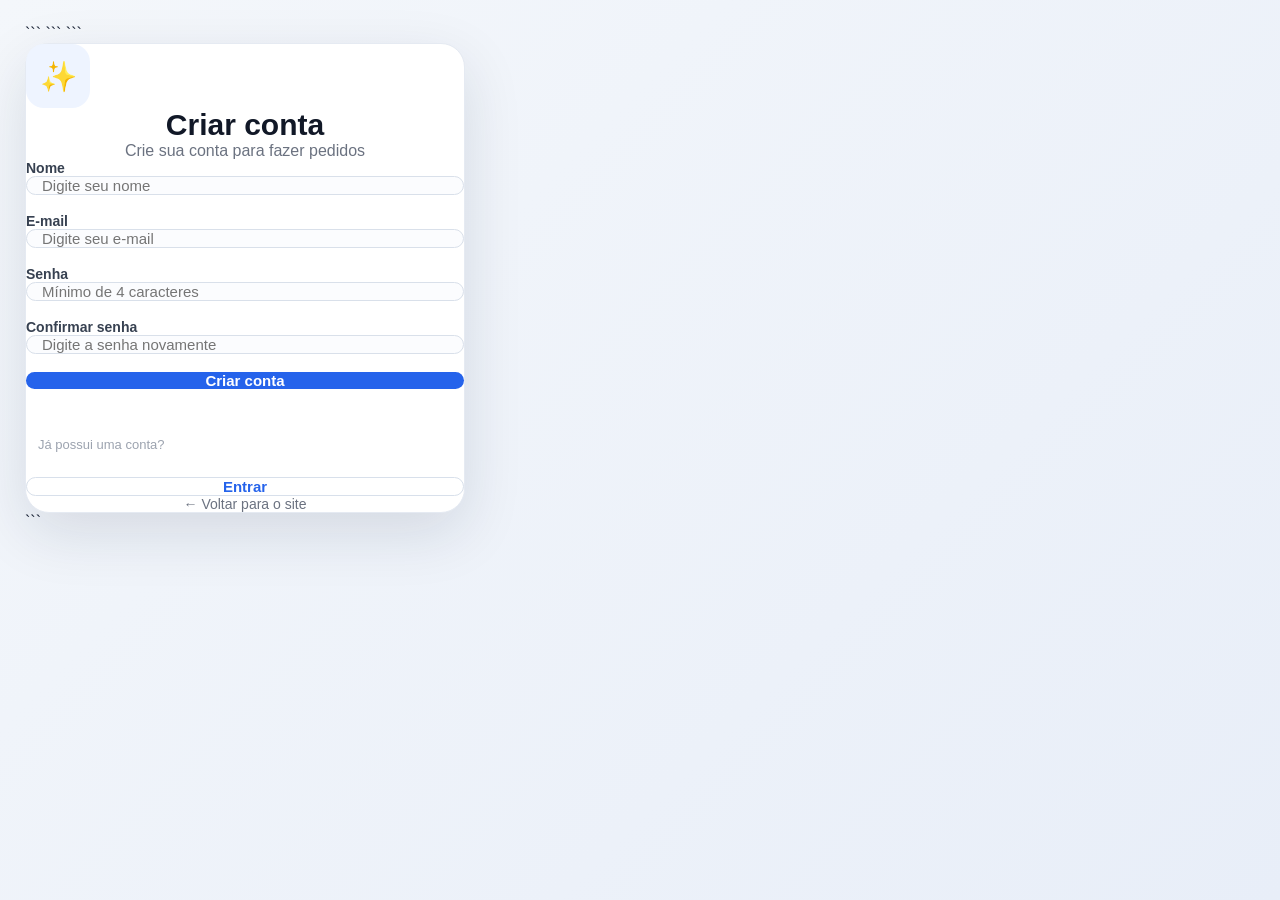
<file: pacote sites/cadastro.html>
<!DOCTYPE html>

<html lang="pt-BR">
<head>
    <meta charset="UTF-8">
    <meta name="viewport" content="width=device-width, initial-scale=1.0">

```
<title>Criar conta</title>

<link rel="stylesheet" href="login.css">
```

</head>

<body>

```
<main class="login-container">

    <section class="login-card">

        <div class="login-topo">
            <div class="login-icone">✨</div>

            <h1>Criar conta</h1>

            <p>
                Crie sua conta para fazer pedidos
            </p>
        </div>

        <form id="cadastroForm">

            <div class="campo">
                <label for="nome">Nome</label>

                <input
                    type="text"
                    id="nome"
                    placeholder="Digite seu nome"
                    autocomplete="name"
                    required
                >
            </div>

            <div class="campo">
                <label for="email">E-mail</label>

                <input
                    type="email"
                    id="email"
                    placeholder="Digite seu e-mail"
                    autocomplete="email"
                    required
                >
            </div>

            <div class="campo">
                <label for="senha">Senha</label>

                <input
                    type="password"
                    id="senha"
                    placeholder="Mínimo de 4 caracteres"
                    autocomplete="new-password"
                    minlength="4"
                    required
                >
            </div>

            <div class="campo">
                <label for="confirmarSenha">
                    Confirmar senha
                </label>

                <input
                    type="password"
                    id="confirmarSenha"
                    placeholder="Digite a senha novamente"
                    autocomplete="new-password"
                    required
                >
            </div>

            <button type="submit" class="btn-login">
                Criar conta
            </button>

            <p id="mensagem" class="mensagem"></p>

        </form>

        <div class="separador">
            <span>Já possui uma conta?</span>
        </div>

        <a href="login.html" class="btn-cadastro">
            Entrar
        </a>

        <a href="index.html" class="voltar">
            ← Voltar para o site
        </a>

    </section>

</main>

<script src="cadastro.js"></script>
```

</body>
</html>
</file>
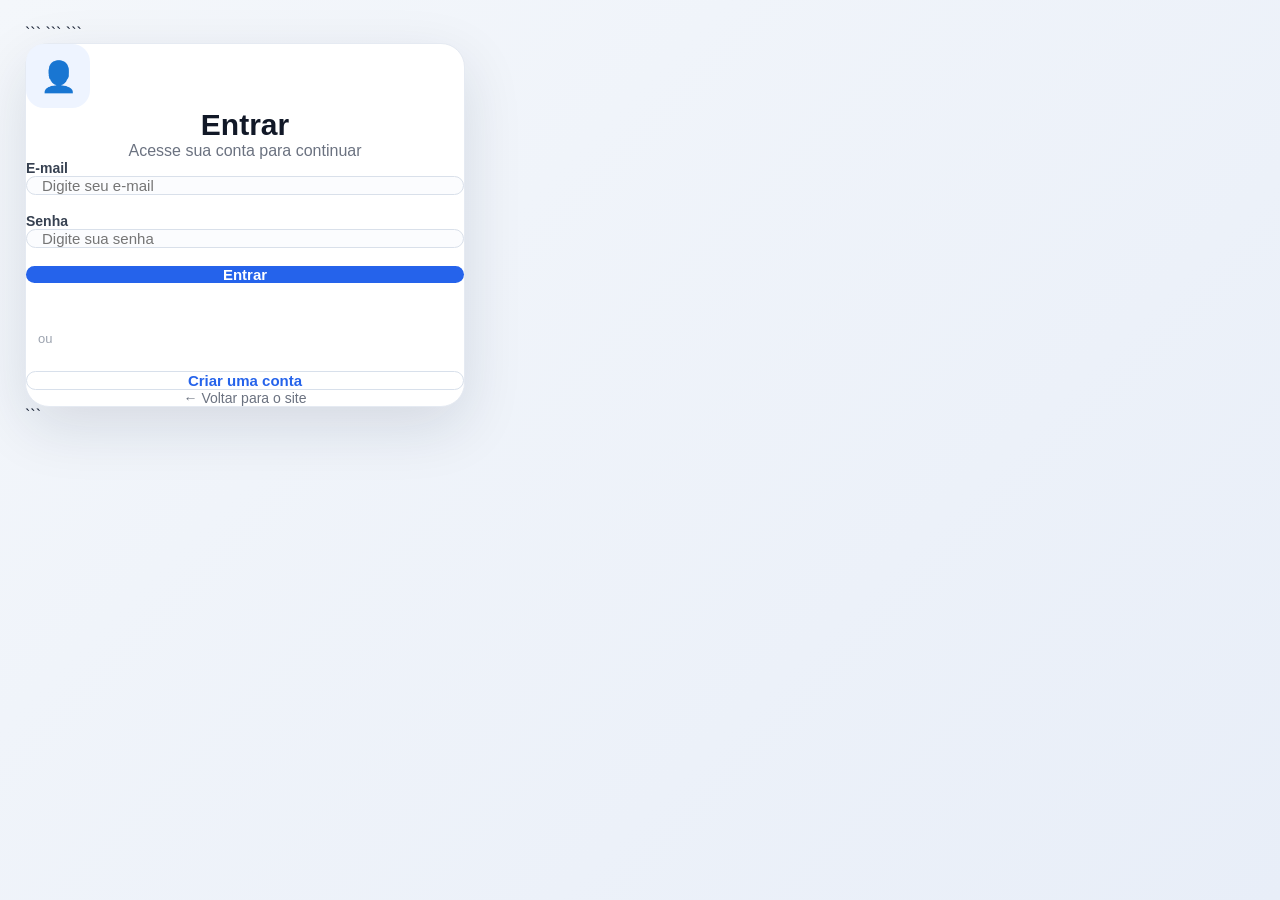
<file: pacote sites/login .html>
<!DOCTYPE html>

<html lang="pt-BR">
<head>
    <meta charset="UTF-8">
    <meta name="viewport" content="width=device-width, initial-scale=1.0">

```
<title>Entrar</title>

<link rel="stylesheet" href="login.css">
```

</head>

<body>

```
<main class="login-container">

    <section class="login-card">

        <div class="login-topo">
            <div class="login-icone">👤</div>

            <h1>Entrar</h1>

            <p>
                Acesse sua conta para continuar
            </p>
        </div>

        <form id="loginForm">

            <div class="campo">
                <label for="email">E-mail</label>

                <input
                    type="email"
                    id="email"
                    placeholder="Digite seu e-mail"
                    autocomplete="email"
                    required
                >
            </div>

            <div class="campo">
                <label for="senha">Senha</label>

                <input
                    type="password"
                    id="senha"
                    placeholder="Digite sua senha"
                    autocomplete="current-password"
                    required
                >
            </div>

            <button type="submit" class="btn-login">
                Entrar
            </button>

            <p id="mensagem" class="mensagem"></p>

        </form>

        <div class="separador">
            <span>ou</span>
        </div>

        <a href="cadastro.html" class="btn-cadastro">
            Criar uma conta
        </a>

        <a href="index.html" class="voltar">
            ← Voltar para o site
        </a>

    </section>

</main>

<script src="login.js"></script>
```

</body>
</html>
</file>
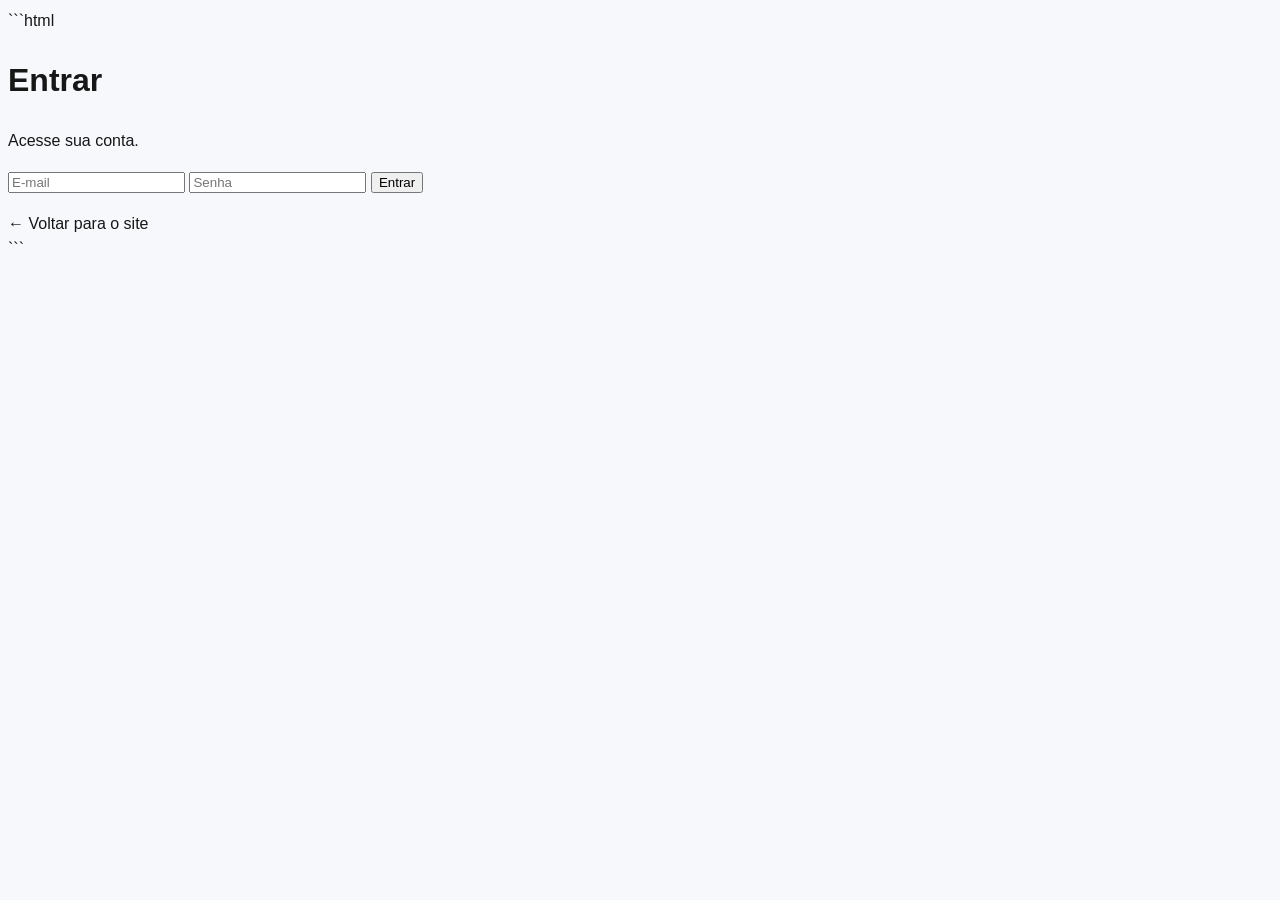
<file: pacote sites/login.html>
```html
<!DOCTYPE html>
<html lang="pt-BR">

<head>

    <meta charset="UTF-8">

    <meta
        name="viewport"
        content="width=device-width, initial-scale=1.0"
    >

    <title>Login</title>

    <link rel="stylesheet" href="style.css">

</head>


<body>

<main class="login-pagina">

    <div class="login-caixa">

        <h1>Entrar</h1>

        <p>
            Acesse sua conta.
        </p>


        <form id="loginForm">

            <input
                type="email"
                id="email"
                placeholder="E-mail"
                required
            >

            <input
                type="password"
                id="senha"
                placeholder="Senha"
                required
            >

            <button
                type="submit"
                class="btn-principal"
            >
                Entrar
            </button>

        </form>


        <p
            id="mensagem"
            class="mensagem"
        ></p>


        <a href="index.html">
            ← Voltar para o site
        </a>

    </div>

</main>


<script src="login.js"></script>

</body>

</html>
```
</file>
<file: index.css>
*{box-sizing:border-box;margin:0;padding:0}
body{font-family:Arial,sans-serif;background:#eef5ff;color:#172033;min-height:100vh}
.topo{background:#0d47a1;color:#fff;padding:18px 6%;display:flex;justify-content:space-between;align-items:center;gap:20px;flex-wrap:wrap}
.marca{font-size:23px;font-weight:700}.marca span{font-size:15px;opacity:.85;margin-left:7px}
nav{display:flex;gap:10px;align-items:center}nav a{color:#fff;text-decoration:none;font-weight:700;padding:10px 14px;border-radius:8px}
.btn-nav{background:#fff!important;color:#0d47a1!important}
.hero{width:90%;max-width:1100px;margin:70px auto;display:grid;grid-template-columns:1.3fr .7fr;gap:40px;align-items:center}
.etiqueta{font-size:13px;letter-spacing:2px;color:#1976d2;font-weight:700;margin-bottom:12px}
h1{font-size:clamp(38px,6vw,64px);line-height:1.02;color:#0d47a1;margin-bottom:20px}
.texto{font-size:19px;line-height:1.6;color:#5f6b7a;max-width:650px}
.acoes{display:flex;gap:12px;flex-wrap:wrap;margin-top:28px}
.btn{display:inline-block;background:#1976d2;color:#fff;text-decoration:none;padding:14px 20px;border-radius:9px;font-weight:700}
.btn.secundario{background:#fff;color:#1976d2;border:2px solid #b8d3f5}
.destaques{display:grid;gap:14px}
.destaques article{background:#fff;border:1px solid #d6e5f8;border-radius:14px;padding:25px;display:flex;align-items:center;gap:15px;box-shadow:0 5px 20px rgba(13,71,161,.08)}
.destaques strong{font-size:32px}.destaques span{font-weight:700;color:#334155}
footer{text-align:center;color:#718096;padding:30px}
@media(max-width:750px){.hero{grid-template-columns:1fr;margin:40px auto}.topo{justify-content:center}}
</file>
<file: pacote sites/style.css>
```css
/* =====================================================
   RESET
===================================================== */

* {
    margin: 0;
    padding: 0;
    box-sizing: border-box;
}

html {
    scroll-behavior: smooth;
}

body {
    font-family: Arial, Helvetica, sans-serif;
    background: #f7f8fc;
    color: #171717;
    line-height: 1.6;
    overflow-x: hidden;
}

body.modal-aberto {
    overflow: hidden;
}

a {
    color: inherit;
    text-decoration: none;
}

button,
input,
textarea {
    font-family: inherit;
}

button {
    cursor: pointer;
}

img {
    max-width: 100%;
    display: block;
}

.container {
    width: min(1150px, 92%);
    margin: 0 auto;
}


/* =====================================================
   CABEÇALHO
===================================================== */

.cabecalho {
    position: sticky;
    top: 0;
    z-index: 1000;
    width: 100%;
    background: rgba(255, 255, 255, 0.95);
    box-shadow: 0 2px 10px rgba(0, 0,
</file>
<file: admin.css>
*{box-sizing:border-box;margin:0;padding:0}
body{font-family:Arial,sans-serif;background:#eef3f9;color:#172033;min-height:100vh}
header{background:#0d47a1;color:#fff;padding:20px 5%;display:flex;justify-content:space-between;align-items:center;gap:20px;flex-wrap:wrap}
header h1{font-size:25px}header p{margin-top:4px;opacity:.9}
button{border:0;border-radius:8px;padding:11px 16px;cursor:pointer;font-weight:700}
.btn-sair{background:#e53935;color:#fff}.btn-principal{background:#1976d2;color:#fff}.btn-cancelar{background:#6b7280;color:#fff}
.container{width:94%;max-width:1200px;margin:25px auto}.resumo{display:grid;grid-template-columns:repeat(4,1fr);gap:18px;margin-bottom:25px}
.resumo-card,.card{background:#fff;border-radius:13px;box-shadow:0 4px 15px rgba(0,0,0,.07)}
.resumo-card{padding:22px;display:flex;align-items:center;gap:14px}.resumo-card>span{font-size:30px}.resumo-card small{display:block;color:#64748b;margin-bottom:5px}.resumo-card strong{font-size:22px;color:#0d47a1}
.card{padding:24px;margin-bottom:22px}.card h2{color:#0d47a1;margin-bottom:18px}.titulo-linha{display:flex;justify-content:space-between;align-items:center;gap:15px;flex-wrap:wrap}
label{display:block;font-weight:700;margin:12px 0 6px}input,textarea{width:100%;padding:12px;border:1px solid #cbd5e1;border-radius:8px;font-size:16px;font-family:Arial,sans-serif}textarea{resize:vertical;min-height:80px}
input:focus,textarea:focus{outline:0;border-color:#1976d2}.mensagem{min-height:20px;margin-top:10px;font-weight:700}
.form-produto{background:#f7faff;border:1px solid #dbeafe;border-radius:10px;padding:18px;margin-bottom:18px}.botoes{display:flex;gap:10px;flex-wrap:wrap;margin-top:4px}
.oculto{display:none}.vazio{text-align:center;color:#777;padding:12px}.item{border:1px solid #e1e7ef;border-radius:10px;padding:14px;margin-top:10px;background:#fafcff}
.item-linha{display:flex;justify-content:space-between;align-items:center;gap:15px;flex-wrap:wrap}.acoes{display:flex;gap:8px;flex-wrap:wrap}
.btn-editar{background:#f59e0b;color:#fff}.btn-excluir{background:#dc3545;color:#fff}
.item strong.valor{font-size:19px;color:#16813d}.item small{color:#777}
.produto-imagem{width:70px;height:70px;object-fit:contain;border-radius:8px;background:#fff;border:1px solid #eee}
textarea{width:100%;padding:12px;border:1px solid #cbd5e1;border-radius:8px;font-size:15px;font-family:Arial,sans-serif;resize:vertical}
textarea:focus{outline:0;border-color:#1976d2}.observacao-produto{margin-top:7px;padding:7px 9px;background:#fff8e1;border-radius:7px;color:#795548;font-size:13px}
.produto-conteudo{display:flex;align-items:center;gap:14px}.pedido-itens{margin-top:8px;padding-left:18px;color:#555}
@media(max-width:900px){.resumo{grid-template-columns:repeat(2,1fr)}}@media(max-width:600px){.resumo{grid-template-columns:1fr}.container{width:92%}}

/* ==========================================
   RELÓGIO MUNDIAL
========================================== */

.relogio-mundial {
    width: 101%;
    max-width: 1400px;
    margin: 30px auto;
    padding: 20px;
    background: hsl(0, 0%, 4%);
    border-radius: 14px;
    box-shadow: 0 4px 15px #060606;
}


/* ==========================================
   RELÓGIO PRINCIPAL
========================================== */

.relogio-principal {
    text-align: center;
    padding-bottom: 20px;
    border-bottom: 1px solid hwb(0 5% 95%);
}


.relogio-titulo {
    font-size: 16px;
    color: hsl(0, 0%, 4%);
    margin-bottom: 5px;
}


.hora-grande {
    font-size: 42px;
    font-weight: bold;
    color: #0645ad;
    letter-spacing: 2px;
}


.data-atual {
    margin-top: 5px;
    font-size: 15px;
    color: #64748b;
}


/* ==========================================
   HORÁRIOS DO MUNDO
========================================== */

.horarios-mundo {
    display: grid;
    grid-template-columns: repeat(3, 1fr);
    gap: 12px;
    margin-top: 18px;
}


.horario-cidade {
    display: flex;
    flex-direction: column;
    gap: 6px;
    padding: 14px;
    background: #f8fafc;
    border: 1px solid #e2e8f0;
    border-radius: 10px;
}


.horario-cidade strong {
    color: #1e293b;
    font-size: 15px;
}


.horario-cidade span {
    color: #0645ad;
    font-size: 20px;
    font-weight: bold;
}


/* ==========================================
   CELULAR
========================================== */

@media (max-width: 700px) {

    .relogio-mundial {
        padding: 15px;
    }


    .hora-grande {
        font-size: 34px;
    }


    .horarios-mundo {
        grid-template-columns: 1fr 1fr;
    }

}


@media (max-width: 450px) {

    .horarios-mundo {
        grid-template-columns: 1fr;
    }

}
/* Itens gerados pelo painel */
.deposito-item,.produto-admin,.pedido-admin,.cliente{
    padding:14px;
    margin:10px 0;
    border:1px solid #e5e7eb;
    border-radius:10px;
    background:#fff;
}
.deposito-item,.produto-admin,.pedido-admin,.cliente{
    display:flex;
    gap:10px;
    align-items:center;
    flex-wrap:wrap;
}
.deposito-item small,.produto-admin small,.pedido-admin small,.cliente span{
    width:100%;
    color:#666;
}
.deposito-item button,.produto-admin button{
    margin-left:auto;
}
</file>
<file: cadastro.css>
*{box-sizing:border-box;margin:0;padding:0}
body{min-height:100vh;display:flex;align-items:center;justify-content:center;padding:20px;font-family:Arial,sans-serif;background:linear-gradient(135deg,#0d47a1,#1976d2)}
.cadastro-container{width:100%;max-width:450px}.cadastro-card{background:#fff;padding:35px;border-radius:18px;box-shadow:0 10px 35px rgba(0,0,0,.2)}
.logo{text-align:center;font-size:55px;margin-bottom:8px}h1{text-align:center;color:#0d47a1;margin-bottom:25px}
label{display:block;font-weight:700;margin:14px 0 7px}input{width:100%;padding:13px;border:1px solid #ccc;border-radius:8px;font-size:16px}
input:focus{outline:0;border-color:#1976d2}button{width:100%;padding:14px;margin-top:20px;border:0;border-radius:8px;background:#1976d2;color:#fff;font-size:17px;font-weight:700;cursor:pointer}
#mensagem{text-align:center;min-height:22px;margin-top:12px;font-weight:700}.login-link{text-align:center;margin-top:20px}.login-link a{color:#1976d2;font-weight:700;text-decoration:none}
/* ==========================================
   CABEÇALHO ÚNICO
========================================== */

.cabecalho {
    width: 100%;
    min-height: 66px;

    display: flex;
    align-items: center;
    justify-content: space-between;

    padding: 10px 5%;

    background: #1450a3;
    color: white;

    gap: 25px;
}


/* ==========================================
   LOGO
========================================== */

.logo-area {
    display: flex;
    align-items: center;
    gap: 14px;
}

.logo-area h1 {
    margin: 0;
    color: white;
    font-size: 23px;
}

.logo-area strong {
    color: white;
    font-size: 14px;
}


/* ==========================================
   RELÓGIO
========================================== */

.relogio-loja {
    text-align: center;
}

.hora-loja {
    color: white;
    font-size: 21px;
    font-weight: bold;
    line-height: 1.2;
}

.data-loja {
    color: #e5e7eb;
    font-size: 12px;
    margin-top: 3px;
}


/* ==========================================
   CLIENTE
========================================== */

.usuario-area {
    display: flex;
    align-items: center;
    gap: 12px;
}

.usuario-area span {
    color: white;
    font-weight: bold;
}

.usuario-area button {
    border: none;
    border-radius: 7px;

    padding: 9px 16px;

    background: white;
    color: #111827;

    font-weight: bold;
    cursor: pointer;
}

.usuario-area button:hover {
    background: #e5e7eb;
}


/* ==========================================
   CELULAR
========================================== */

@media (max-width: 700px) {

    .cabecalho {
        flex-wrap: wrap;
        justify-content: center;
    }

    .logo-area {
        width: 100%;
        justify-content: center;
    }

    .relogio-loja {
        width: 100%;
        order: 3;
    }

    .usuario-area {
        justify-content: center;
    }

}
</file>
<file: comprar.css>
*{box-sizing:border-box;margin:0;padding:0}
body{font-family:Arial,sans-serif;background:#eef3f9;color:#172033;min-height:100vh}
header{background:#0d47a1;color:#fff;padding:18px 5%;display:flex;justify-content:space-between;align-items:center;gap:15px;flex-wrap:wrap}
.logo{font-size:23px;font-weight:700}.logo span{font-size:14px;opacity:.85;margin-left:7px}.header-acoes{display:flex;align-items:center;gap:10px}
.header-acoes button{border:0;border-radius:8px;padding:10px 15px;font-weight:700;cursor:pointer}
main{width:92%;max-width:1200px;margin:30px auto}.titulo{margin-bottom:25px}.titulo h1{color:#0d47a1;margin-bottom:6px}.titulo p{color:#64748b}
.produtos{display:grid;grid-template-columns:repeat(2,1fr);gap:20px}
.produto{background:#fff;padding:20px;border-radius:14px;box-shadow:0 4px 15px rgba(0,0,0,.08);border:1px solid #e1e8f0}
.produto img{width:100%;height:180px;object-fit:contain;margin-bottom:10px}.produto h2{color:#0d47a1;font-size:20px;margin-bottom:8px}.produto p{color:#667085;margin-bottom:10px}.produto .observacao{background:#f6f9fd;border-left:3px solid #1976d2;padding:9px 10px;border-radius:5px;color:#4b5563;font-size:14px;line-height:1.45}
.preco{display:block;font-size:20px;font-weight:700;margin-bottom:13px}.selecionar-item{display:block;margin-bottom:10px}.quantidade-input{width:100%;padding:10px;border:1px solid #ccc;border-radius:8px}
.estoque{font-size:13px;color:#64748b;margin-bottom:10px}.sem-estoque{color:#c62828;font-weight:700}
.resumo{margin-top:25px;background:#fff;padding:25px;border-radius:14px;box-shadow:0 4px 15px rgba(0,0,0,.08)}.resumo h2{margin-bottom:18px}
.item-resumo{display:flex;justify-content:space-between;gap:10px;padding:10px 0;border-bottom:1px solid #eee}.nenhum{color:#777}
.total{display:flex;justify-content:space-between;margin-top:20px;font-size:21px}.botao{width:100%;margin-top:20px;padding:14px;border:0;border-radius:8px;background:#1976d2;color:#fff;font-size:17px;font-weight:700;cursor:pointer}
.botao:disabled{opacity:.5;cursor:not-allowed}footer{text-align:center;padding:25px;color:#777}
@media(max-width:700px){.produtos{grid-template-columns:1fr}}
</file>
<file: login.css>
*{box-sizing:border-box;margin:0;padding:0}
body{min-height:100vh;display:flex;align-items:center;justify-content:center;padding:20px;font-family:Arial,sans-serif;background:linear-gradient(135deg,#0d47a1,#1976d2);color:#172033}
.login-container{width:100%;max-width:430px}.login-card{background:#fff;padding:38px;border-radius:18px;box-shadow:0 12px 35px rgba(0,0,0,.2)}
.logo{width:78px;height:78px;margin:0 auto 15px;display:flex;align-items:center;justify-content:center;border-radius:50%;background:#1473ff;font-size:39px}
h1{text-align:center;color:#0d47a1}.subtitulo{text-align:center;color:#6b7280;margin:8px 0 25px}
label{display:block;font-weight:700;margin:15px 0 7px;color:#0d47a1}
input{width:100%;padding:13px;border:2px solid #c8dcff;border-radius:8px;font-size:16px;outline:0}
input:focus{border-color:#1473ff}
button{width:100%;padding:14px;margin-top:20px;border:0;border-radius:8px;background:#1473ff;color:#fff;font-size:17px;font-weight:700;cursor:pointer}
button:hover{background:#0d5fd8}.mensagem{text-align:center;min-height:22px;margin-top:12px;font-weight:700}
.cadastro,.voltar{text-align:center;margin-top:20px}.cadastro a,.voltar{color:#1473ff;font-weight:700;text-decoration:none}.voltar{display:block}
</file>
<file: pagamento.css>
*{box-sizing:border-box;margin:0;padding:0}
body{min-height:100vh;padding:25px;font-family:Arial,sans-serif;background:#eef3f9;color:#172033}
.pagina{max-width:680px;margin:20px auto}.card{background:#fff;padding:30px;border-radius:16px;box-shadow:0 5px 20px rgba(0,0,0,.08)}
h1{color:#0d47a1;margin-bottom:8px}.card>p{color:#667085;margin-bottom:20px}
label{display:block;font-weight:700;margin:14px 0 6px}input:not([type="radio"]){width:100%;padding:12px;border:1px solid #cbd5e1;border-radius:8px;font-size:16px}
fieldset{margin-top:20px;padding:15px;border:1px solid #ddd;border-radius:9px}fieldset label{font-weight:400;margin:10px 0}
.resumo-pedido{background:#f6f9fd;border:1px solid #dce7f4;padding:15px;border-radius:10px;margin-bottom:20px}.resumo-linha{display:flex;justify-content:space-between;padding:8px 0;border-bottom:1px solid #e5e7eb}.resumo-total{font-size:20px;font-weight:700;margin-top:12px}
button{width:100%;margin-top:20px;padding:14px;border:0;border-radius:8px;background:#1976d2;color:#fff;font-size:17px;font-weight:700;cursor:pointer}
a{display:block;text-align:center;margin-top:18px;color:#1976d2;font-weight:700;text-decoration:none}

.item-resumo,.total-resumo{
    display:flex;
    justify-content:space-between;
    gap:12px;
    padding:10px 0;
    border-bottom:1px solid #eee;
}
.total-resumo{border-bottom:0;margin-top:8px;font-size:18px;}
</file>
<file: site.css>
*{box-sizing:border-box}
body{margin:0;font-family:Arial,sans-serif;background:#f4f7fb;color:#172033}
.cabecalho{background:#0d6efd;color:#fff;padding:18px 6%;display:flex;align-items:center;justify-content:space-between;gap:20px}
.cabecalho h1{margin:0;font-size:28px}
.cabecalho nav{display:flex;gap:10px;flex-wrap:wrap}
.cabecalho a{color:#fff;text-decoration:none;padding:9px 12px;border-radius:7px}
.cabecalho a:hover{background:rgba(255,255,255,.15)}
main{max-width:1100px;margin:auto;padding:30px 18px}
.hero{background:#fff;border-radius:18px;padding:60px 25px;text-align:center;box-shadow:0 5px 20px rgba(0,0,0,.08)}
.hero h2{font-size:42px;margin:0 0 12px;color:#084298}
.hero p{font-size:19px;color:#555}
.botao,.botao-secundario{display:inline-block;border:0;background:#0d6efd;color:#fff;text-decoration:none;padding:13px 20px;border-radius:9px;font-weight:bold;cursor:pointer}
.botao:hover{background:#084298}
.informacoes{margin-top:28px}
.informacoes h2{text-align:center}
.grade-info{display:grid;grid-template-columns:repeat(3,1fr);gap:18px}
.grade-info article{background:#fff;padding:25px;border-radius:14px;display:flex;gap:15px;align-items:center;box-shadow:0 3px 15px rgba(0,0,0,.06)}
.grade-info strong{font-size:28px;color:#0d6efd}
footer{text-align:center;background:#172033;color:#fff;padding:25px;margin-top:30px}
@media(max-width:700px){.cabecalho{flex-direction:column}.grade-info{grid-template-columns:1fr}.hero h2{font-size:32px}}
</file>
<file: pacote sites/admin.css>
```css
/* =========================================================
   DASHBOARD ADMINISTRATIVO
   DESIGN PREMIUM / MODERNO
========================================================= */


/* =========================================================
   RESET
========================================================= */

* {
    margin: 0;
    padding: 0;
    box-sizing: border-box;
}

html {
    scroll-behavior: smooth;
}

body {
    min-height: 100vh;

    font-family:
        Inter,
        -apple-system,
        BlinkMacSystemFont,
        "Segoe UI",
        Arial,
        sans-serif;

    background: #f6f8fc;
    color: #182230;

    line-height: 1.5;

    -webkit-font-smoothing: antialiased;
}

button,
input,
textarea,
select {
    font: inherit;
}

button {
    cursor: pointer;
}

a {
    text-decoration: none;
}


/* =========================================================
   CABEÇALHO
========================================================= */

.admin-header {
    position: sticky;
    top: 0;
    z-index: 1000;

    min-height: 76px;

    padding: 0 4%;

    display: flex;
    align-items: center;
    justify-content: space-between;

    gap: 25px;

    background: rgba(255, 255, 255, 0.96);

    border-bottom: 1px solid #e8edf4;

    backdrop-filter: blur(15px);
    -webkit-backdrop-filter: blur(15px);
}


/* =========================================================
   TÍTULO
========================================================= */

.admin-header h1 {
    color: #111827;

    font-size: 21px;
    font-weight: 800;

    letter-spacing: -0.5px;
}

.admin-header p {
    margin-top: 2px;

    color: #8a94a6;

    font-size: 12px;
}


/* =========================================================
   BOTÃO SAIR
========================================================= */

#btnSair {
    display: inline-flex;

    align-items: center;
    justify-content: center;

    min-height: 40px;

    padding: 0 16px;

    border: 1px solid #e5e7eb;
    border-radius: 10px;

    background: #ffffff;
    color: #475569;

    font-size: 13px;
    font-weight: 700;

    transition:
        0.2s ease;
}

#btnSair:hover {
    background: #fff1f2;

    border-color: #fecdd3;

    color: #e11d48;
}


/* =========================================================
   CONTAINER
========================================================= */

.admin-container {
    width: min(1180px, 92%);

    margin: 32px auto 70px;
}


/* =========================================================
   ÁREA DE BOAS-VINDAS
========================================================= */

.admin-container::before {
    content: "Visão geral";

    display: block;

    margin-bottom: 22px;

    color: #111827;

    font-size: 28px;
    font-weight: 800;

    letter-spacing: -1px;
}


/* =========================================================
   CARDS DE RESUMO
========================================================= */

.resumo {
    display: grid;

    grid-template-columns:
        repeat(3, minmax(0, 1fr));

    gap: 18px;

    margin-bottom: 28px;
}

.resumo-card {
    position: relative;

    min-height: 145px;

    padding: 24px;

    overflow: hidden;

    background: #ffffff;

    border: 1px solid #e7ebf2;

    border-radius: 18px;

    box-shadow:
        0 8px 30px rgba(15, 23, 42, 0.045);

    transition:
        transform 0.25s ease,
        box-shadow 0.25s ease;
}

.resumo-card:hover {
    transform: translateY(-4px);

    box-shadow:
        0 16px 40px rgba(15, 23, 42, 0.08);
}

.resumo-card::before {
    content: "";

    position: absolute;

    top: 0;
    left: 0;

    width: 100%;
    height: 4px;

    background: #2563eb;
}

.resumo-card::after {
    content: "";

    position: absolute;

    right: -35px;
    bottom: -35px;

    width: 120px;
    height: 120px;

    border-radius: 50%;

    background: rgba(37, 99, 235, 0.055);
}
```
</file>
<file: pacote sites/login.css>
* {
  box-sizing: border-box;
  margin: 0;
  padding: 0;
  }

body {
min-height: 100vh;

```
display: flex;
align-items: center;
justify-content: center;

padding: 25px;

font-family:
    Inter,
    Arial,
    Helvetica,
    sans-serif;

background:
    linear-gradient(
        135deg,
        #f4f7fb,
        #e8eef8
    );

color: #172033;
```

}

.login-container {
width: 100%;
max-width: 440px;
}

.login-card {
background: #ffffff;

```
padding: 40px;

border-radius: 24px;

border: 1px solid #e5eaf2;

box-shadow:
    0 20px 60px rgba(20, 35, 60, 0.12);
```

}

.login-topo {
text-align: center;

```
margin-bottom: 30px;
```

}

.login-icone {
width: 64px;
height: 64px;

```
margin: 0 auto 18px;

display: flex;
align-items: center;
justify-content: center;

border-radius: 18px;

background: #eef4ff;

font-size: 30px;
```

}

.login-topo h1 {
font-size: 30px;

```
margin-bottom: 8px;

color: #111827;
```

}

.login-topo p {
color: #6b7280;

```
font-size: 15px;
```

}

.campo {
margin-bottom: 18px;
}

.campo label {
display: block;

```
margin-bottom: 7px;

font-size: 14px;

font-weight: 600;

color: #374151;
```

}

.campo input {
width: 100%;

```
height: 50px;

padding: 0 15px;

border: 1px solid #d9e0ea;

border-radius: 12px;

outline: none;

font-size: 15px;

background: #fbfcfe;

transition: 0.2s;
```

}

.campo input:focus {
border-color: #2563eb;

```
background: #ffffff;

box-shadow:
    0 0 0 4px rgba(37, 99, 235, 0.10);
```

}

.btn-login {
width: 100%;

```
height: 50px;

border: 0;

border-radius: 12px;

background: #2563eb;

color: #ffffff;

font-size: 15px;

font-weight: 700;

cursor: pointer;

transition: 0.2s;
```

}

.btn-login:hover {
background: #1d4ed8;

```
transform: translateY(-1px);
```

}

.mensagem {
min-height: 22px;

```
margin-top: 15px;

text-align: center;

font-size: 14px;

font-weight: 600;
```

}

.mensagem.erro {
color: #dc2626;
}

.mensagem.sucesso {
color: #16a34a;
}

.separador {
display: flex;

```
align-items: center;

gap: 12px;

margin: 25px 0;

color: #9ca3af;

font-size: 13px;
```

}

.separador::before,
.separador::after {
content: "";

```
flex: 1;

height: 1px;

background: #e5e7eb;
```

}

.separador span {
white-space: nowrap;
}

.btn-cadastro {
width: 100%;

```
height: 48px;

display: flex;

align-items: center;
justify-content: center;

border: 1px solid #d8e0eb;

border-radius: 12px;

color: #2563eb;

text-decoration: none;

font-size: 15px;

font-weight: 700;

transition: 0.2s;
```

}

.btn-cadastro:hover {
background: #f5f8ff;

```
border-color: #2563eb;
```

}

.voltar {
display: block;

```
margin-top: 22px;

text-align: center;

color: #6b7280;

text-decoration: none;

font-size: 14px;
```

}

.voltar:hover {
color: #2563eb;
}

@media (max-width: 500px) {

```
body {
    padding: 15px;
}

.login-card {
    padding: 28px 22px;

    border-radius: 20px;
}

.login-topo h1 {
    font-size: 26px;
}
```

}
</file>
